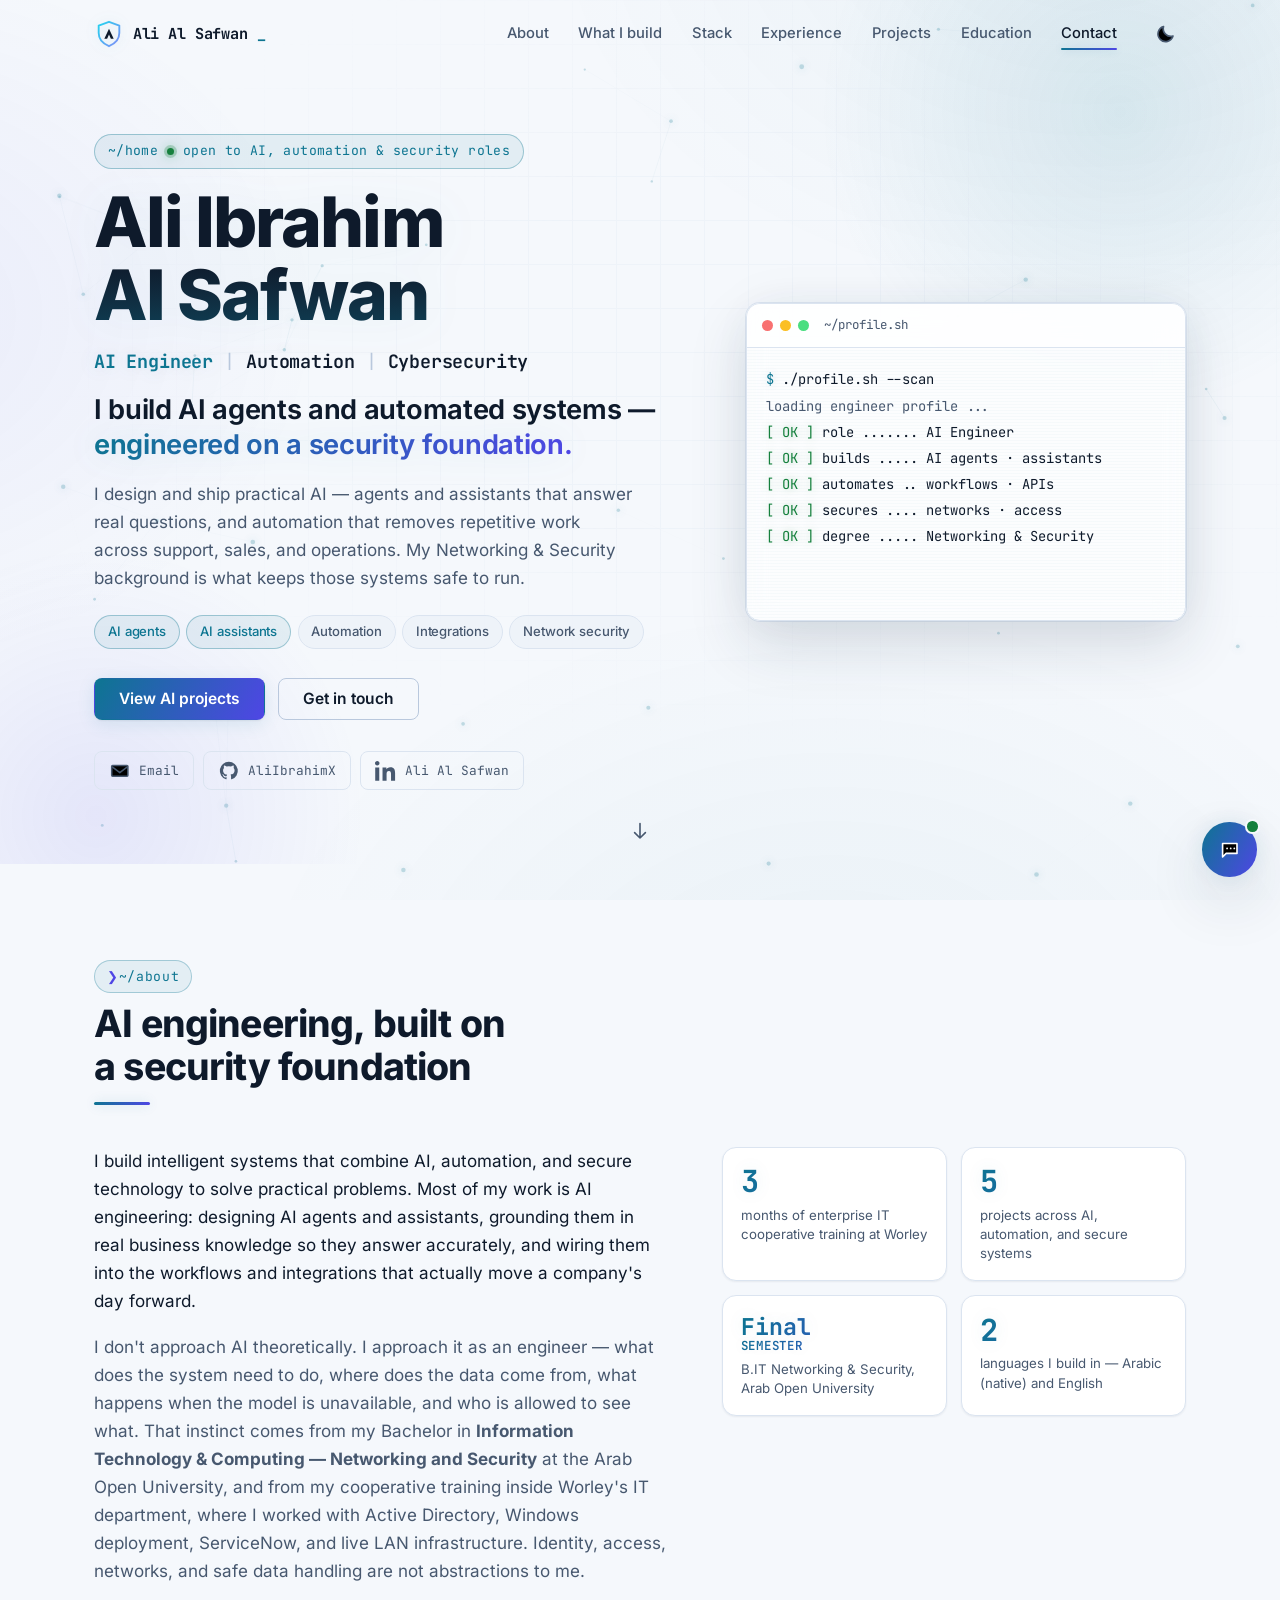
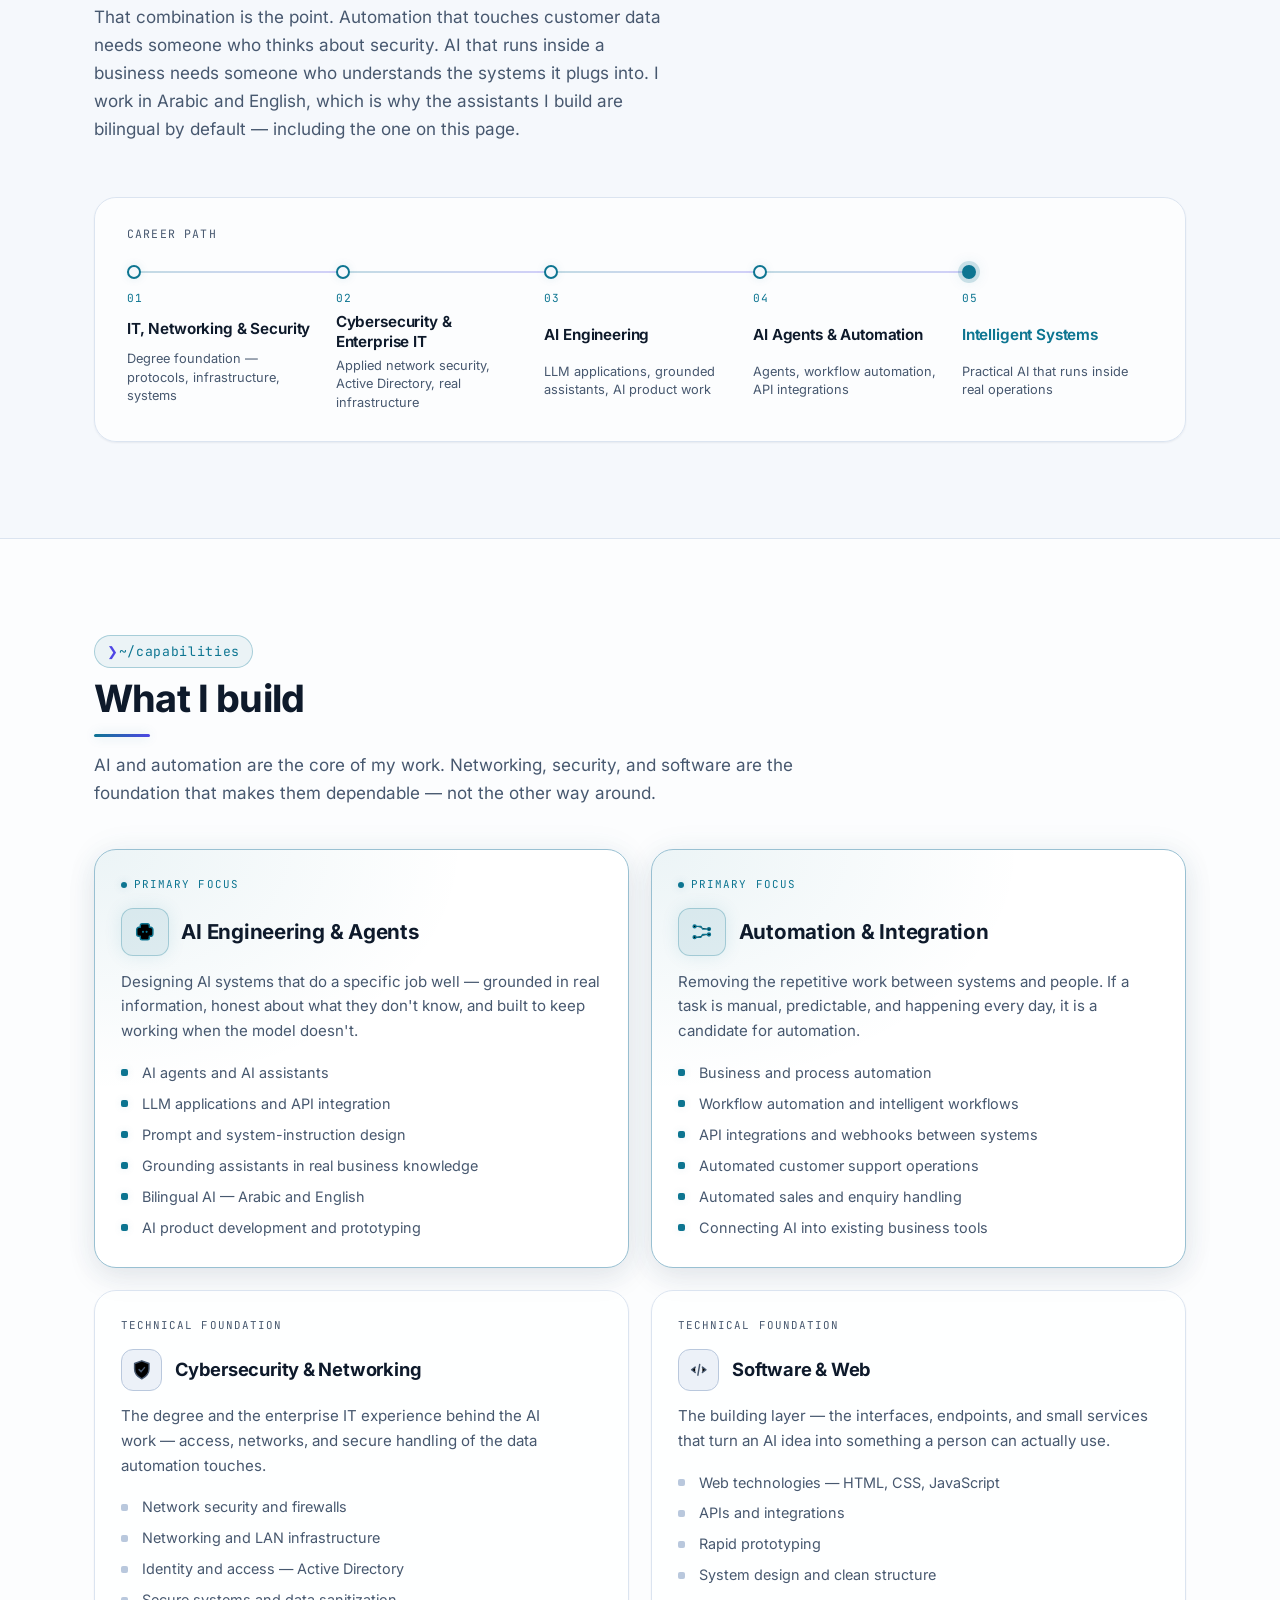
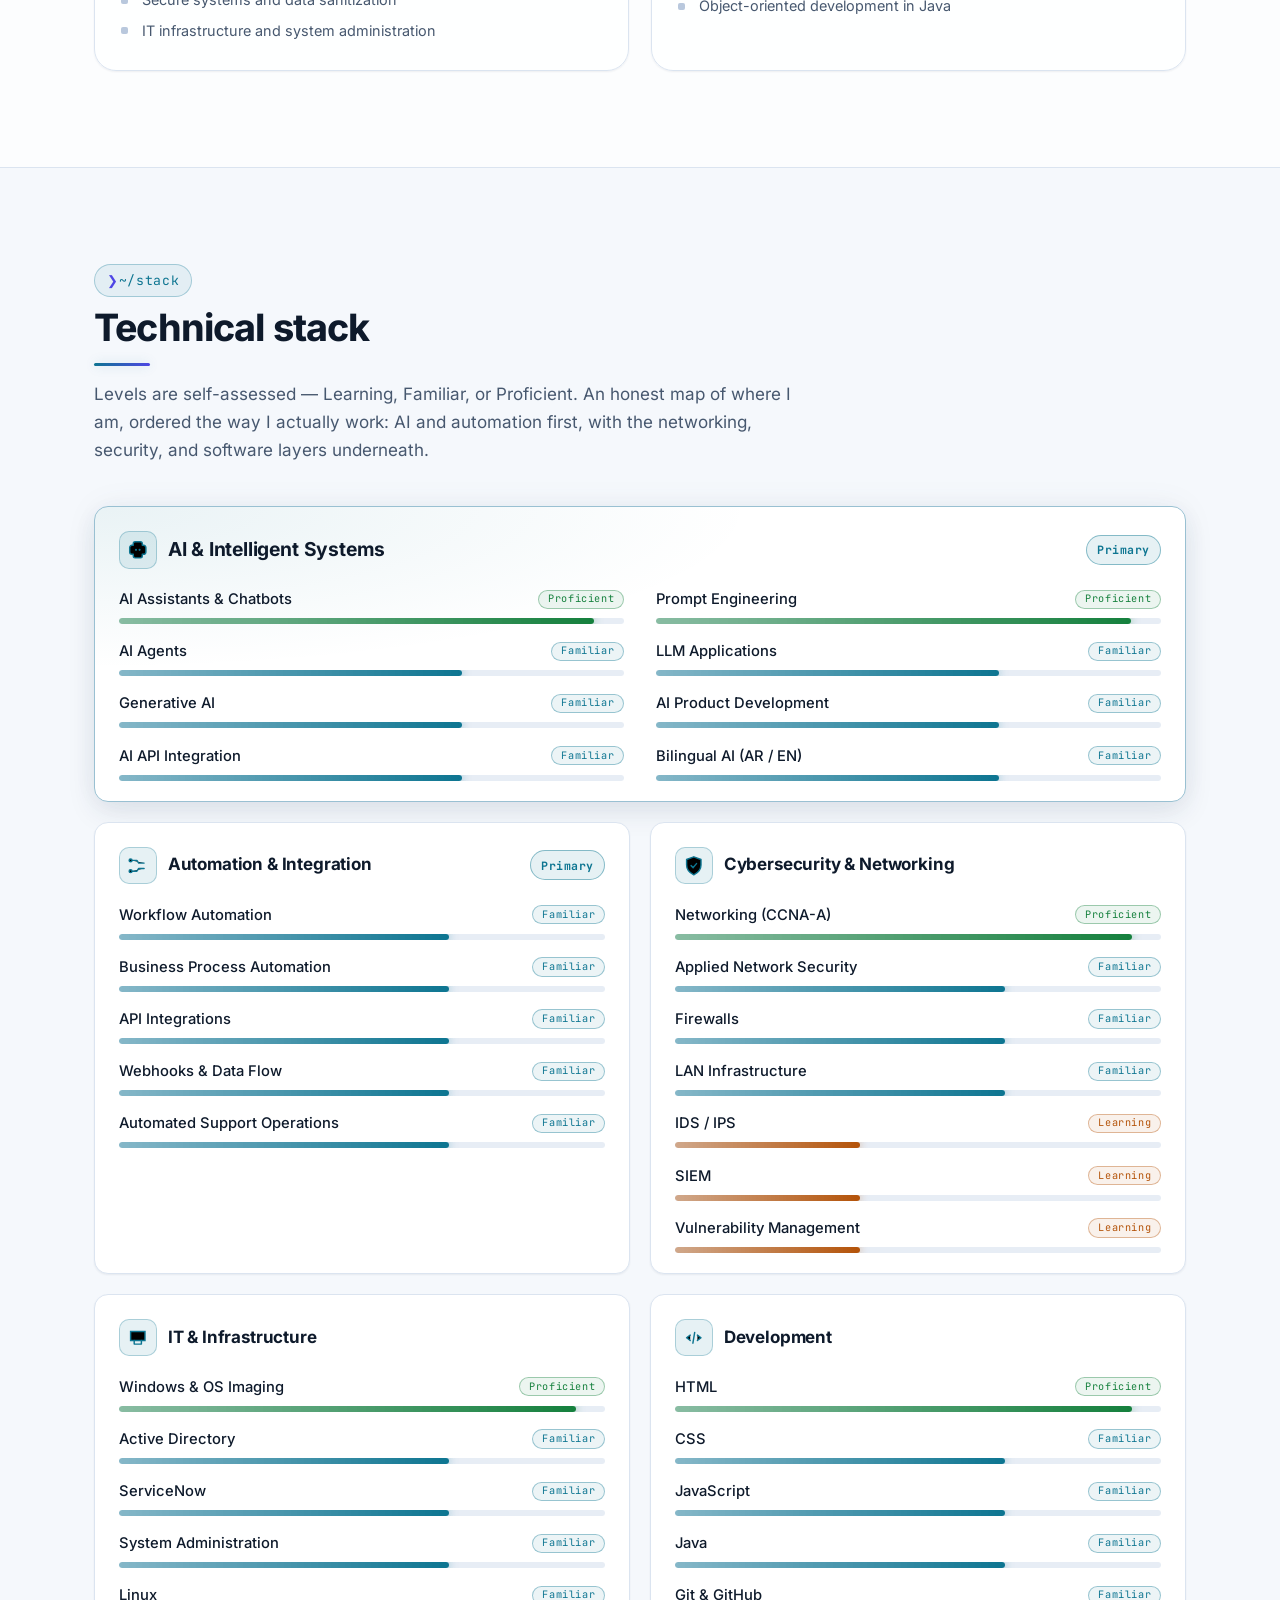
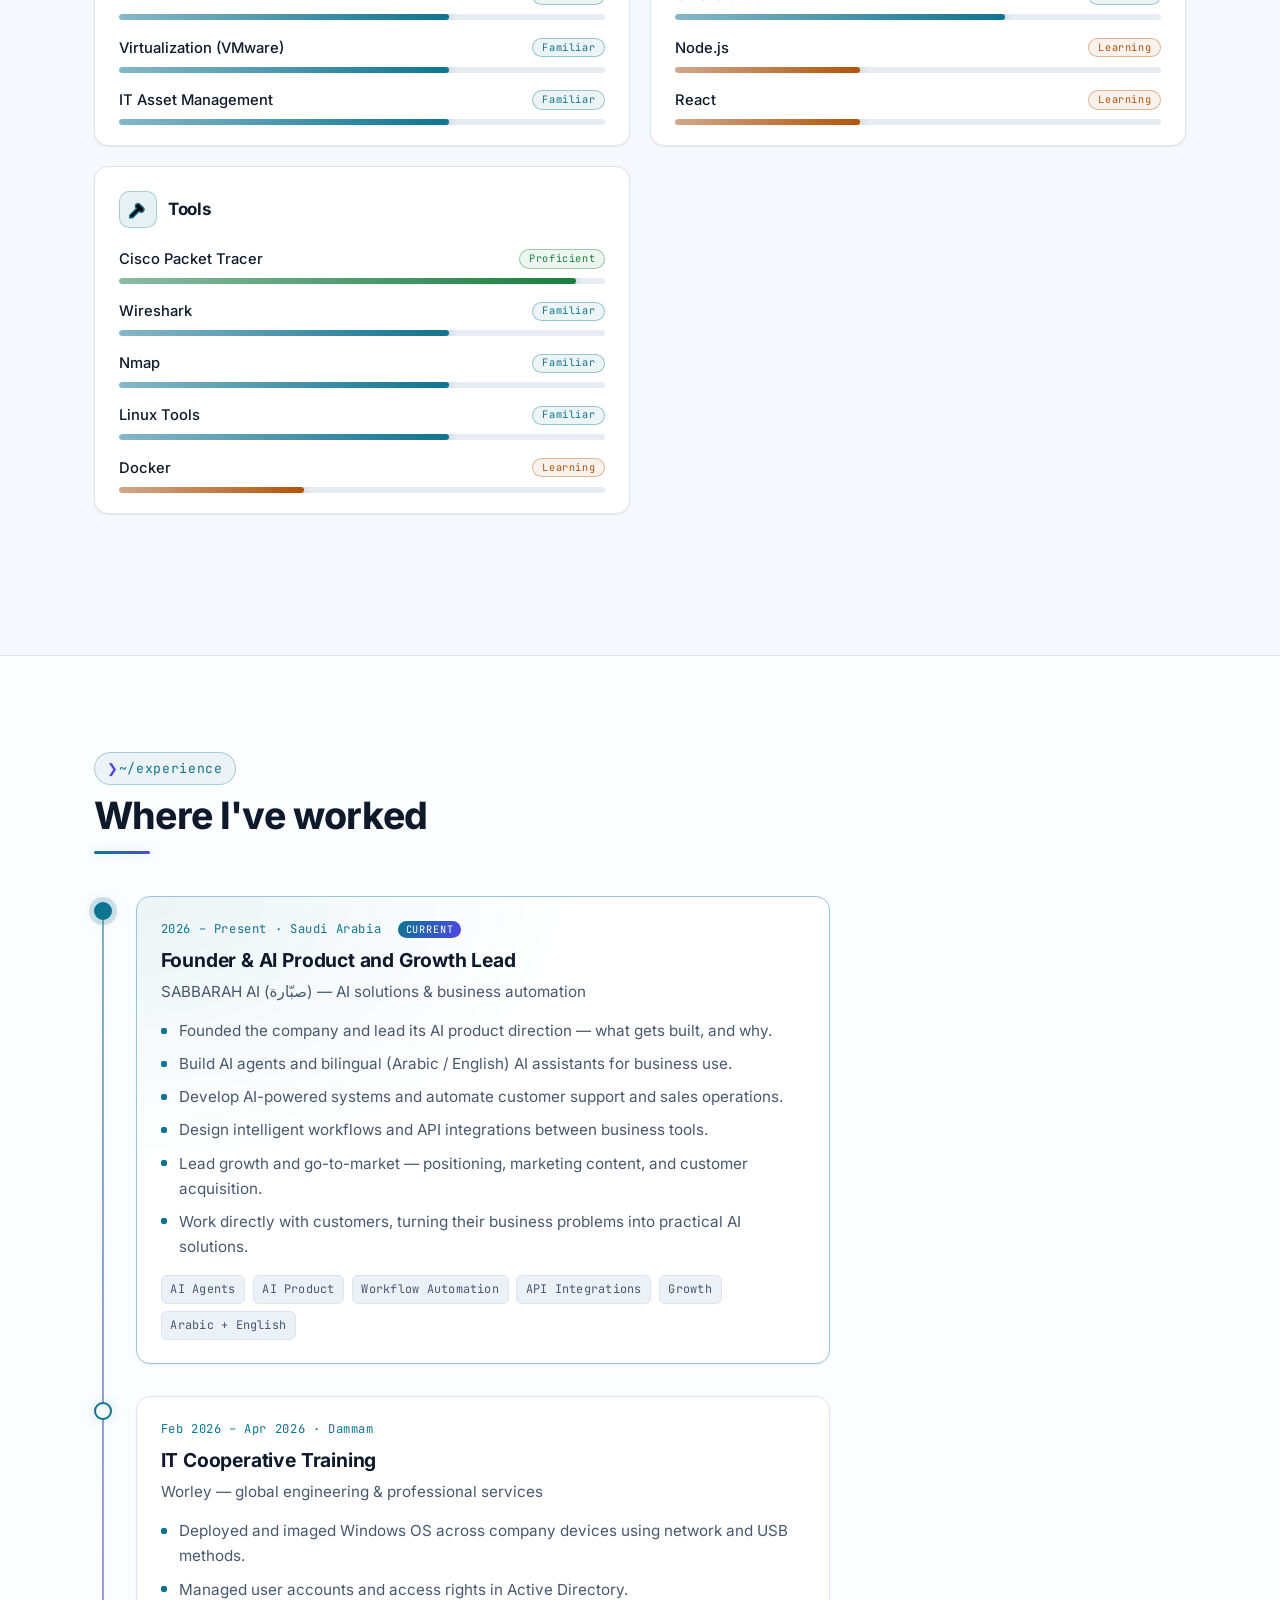
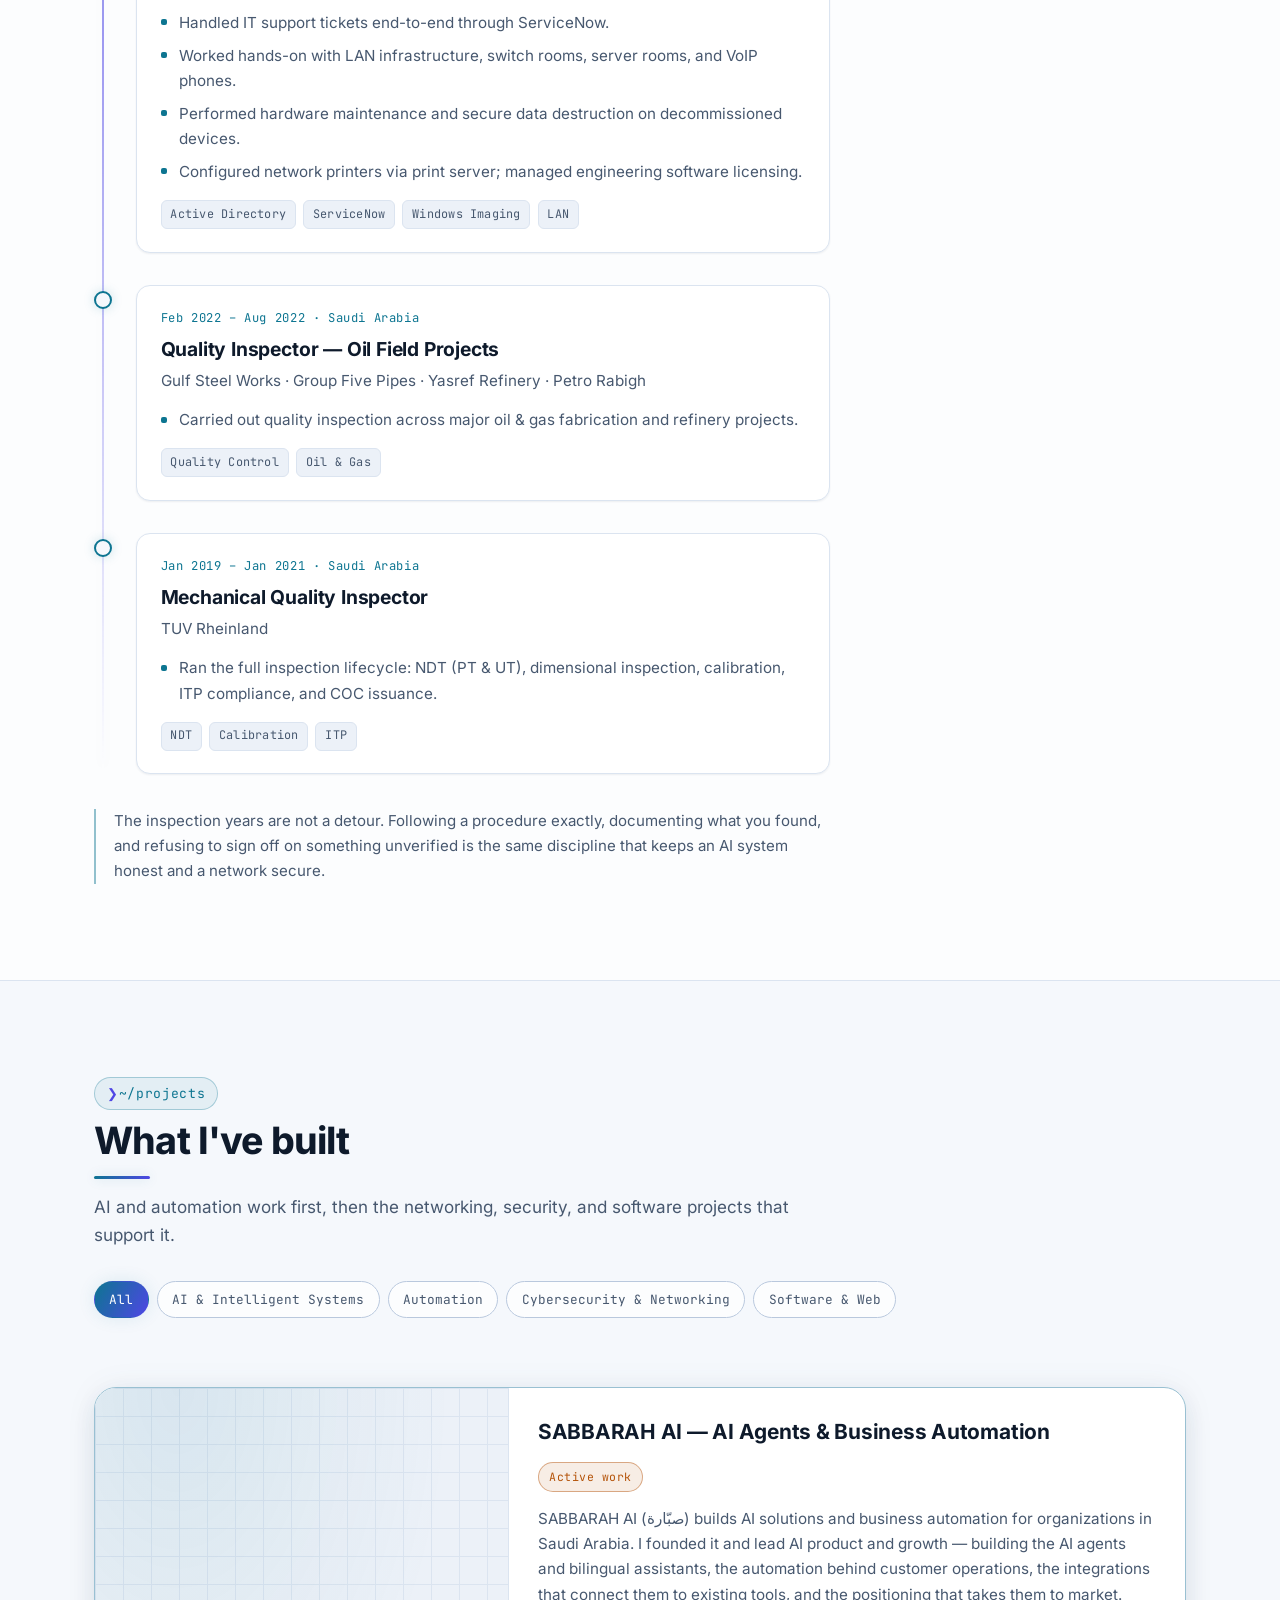
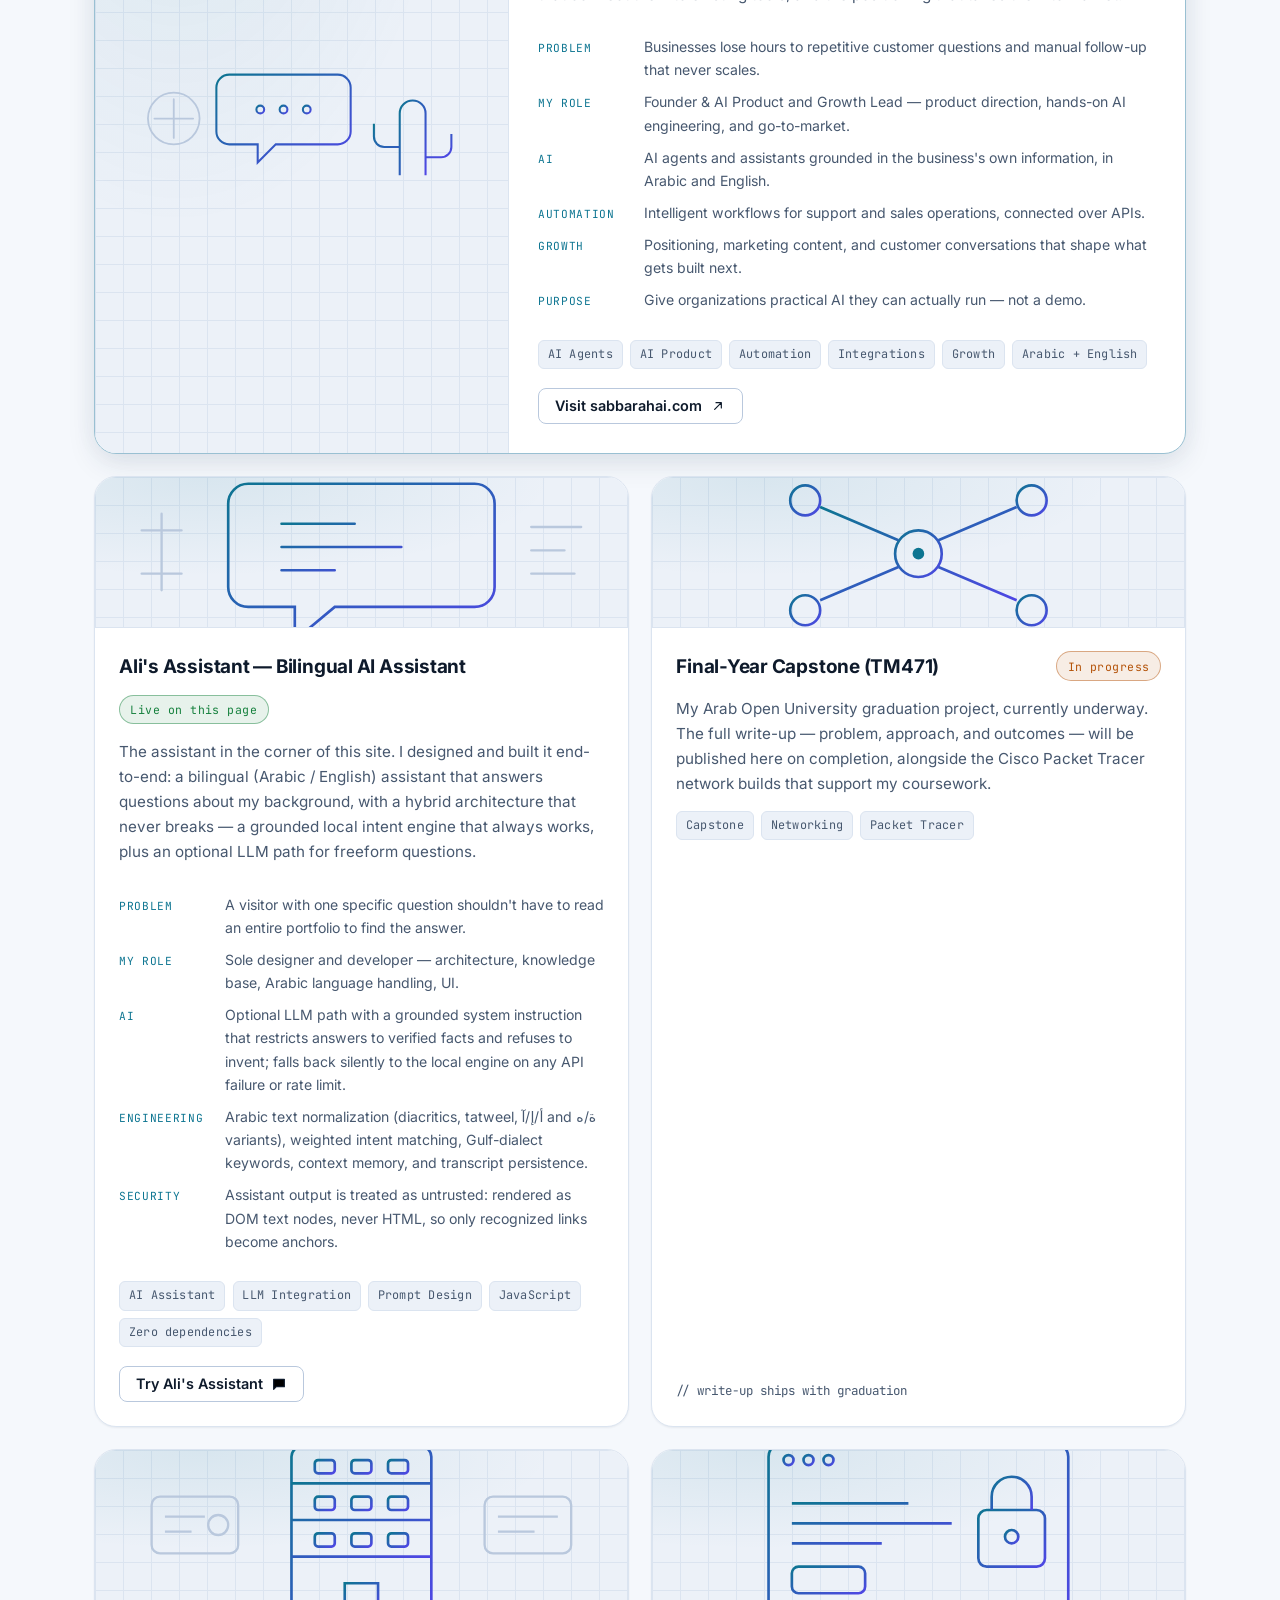
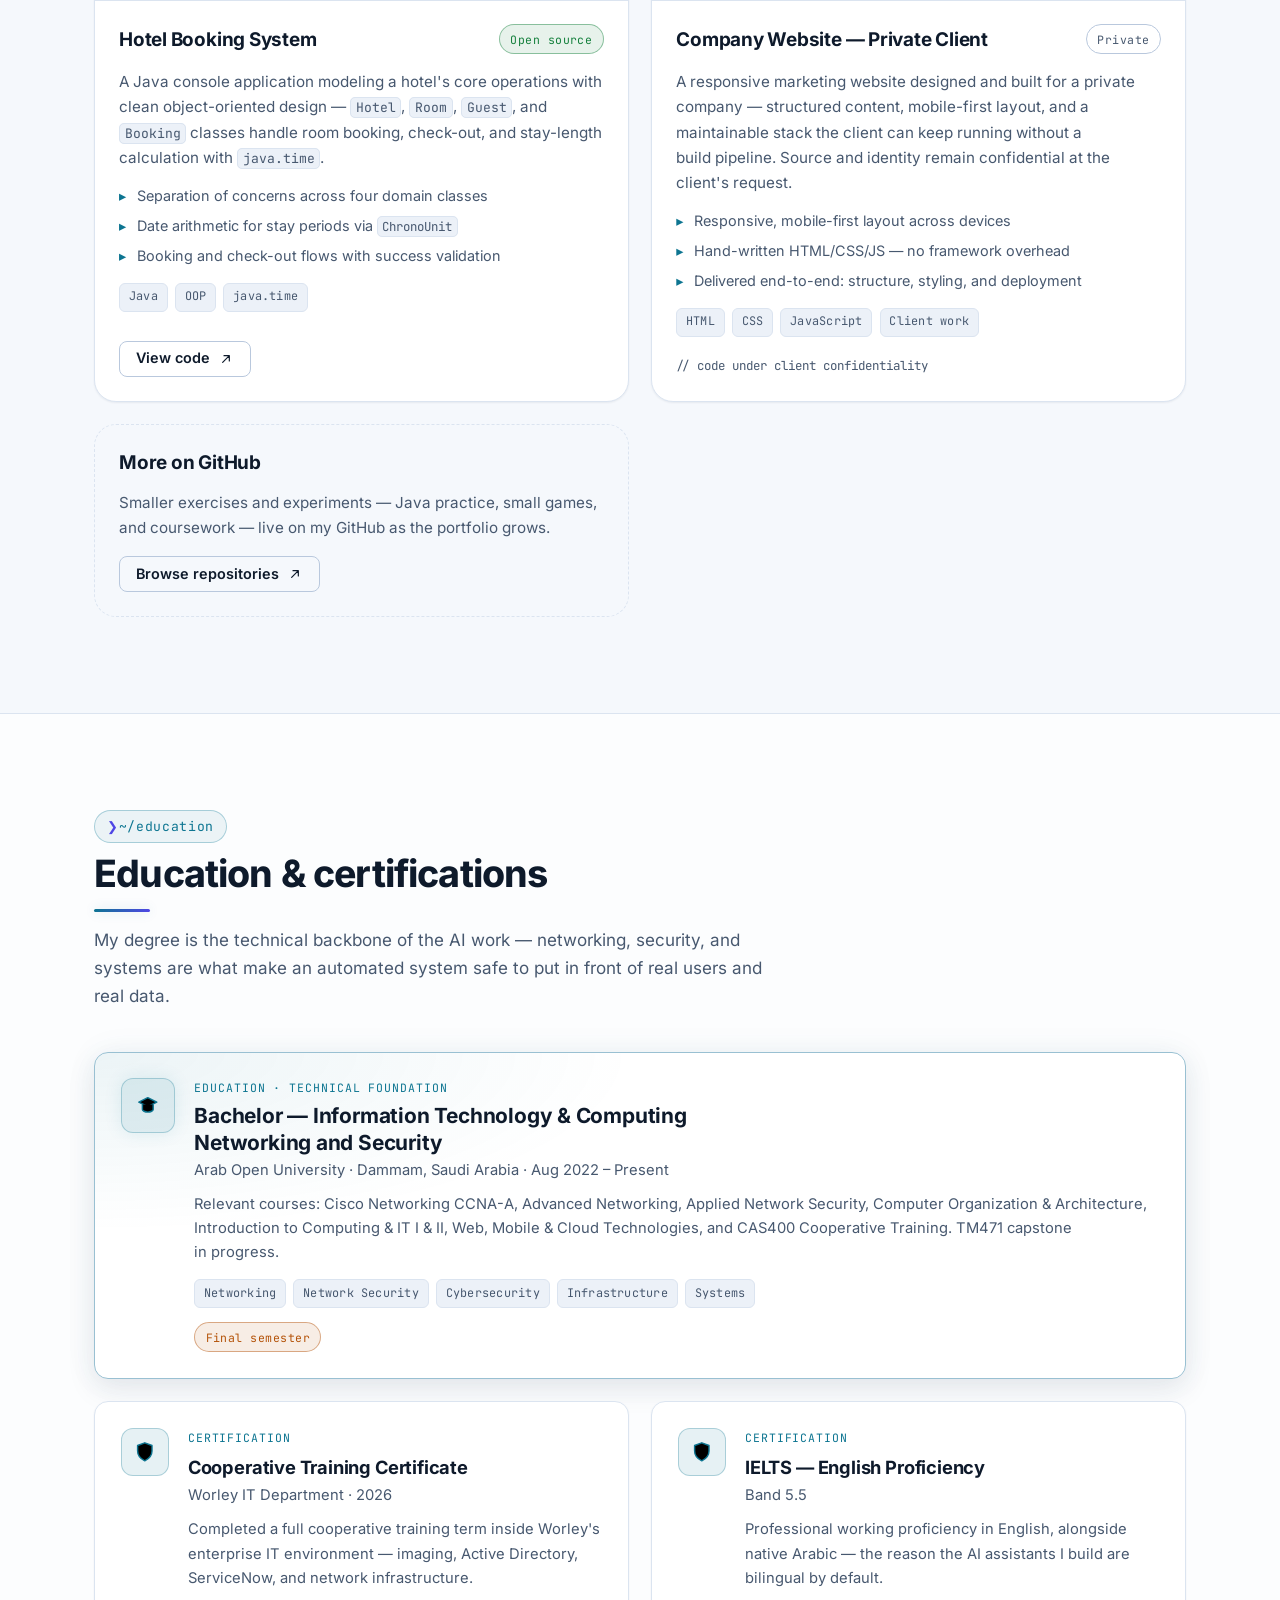
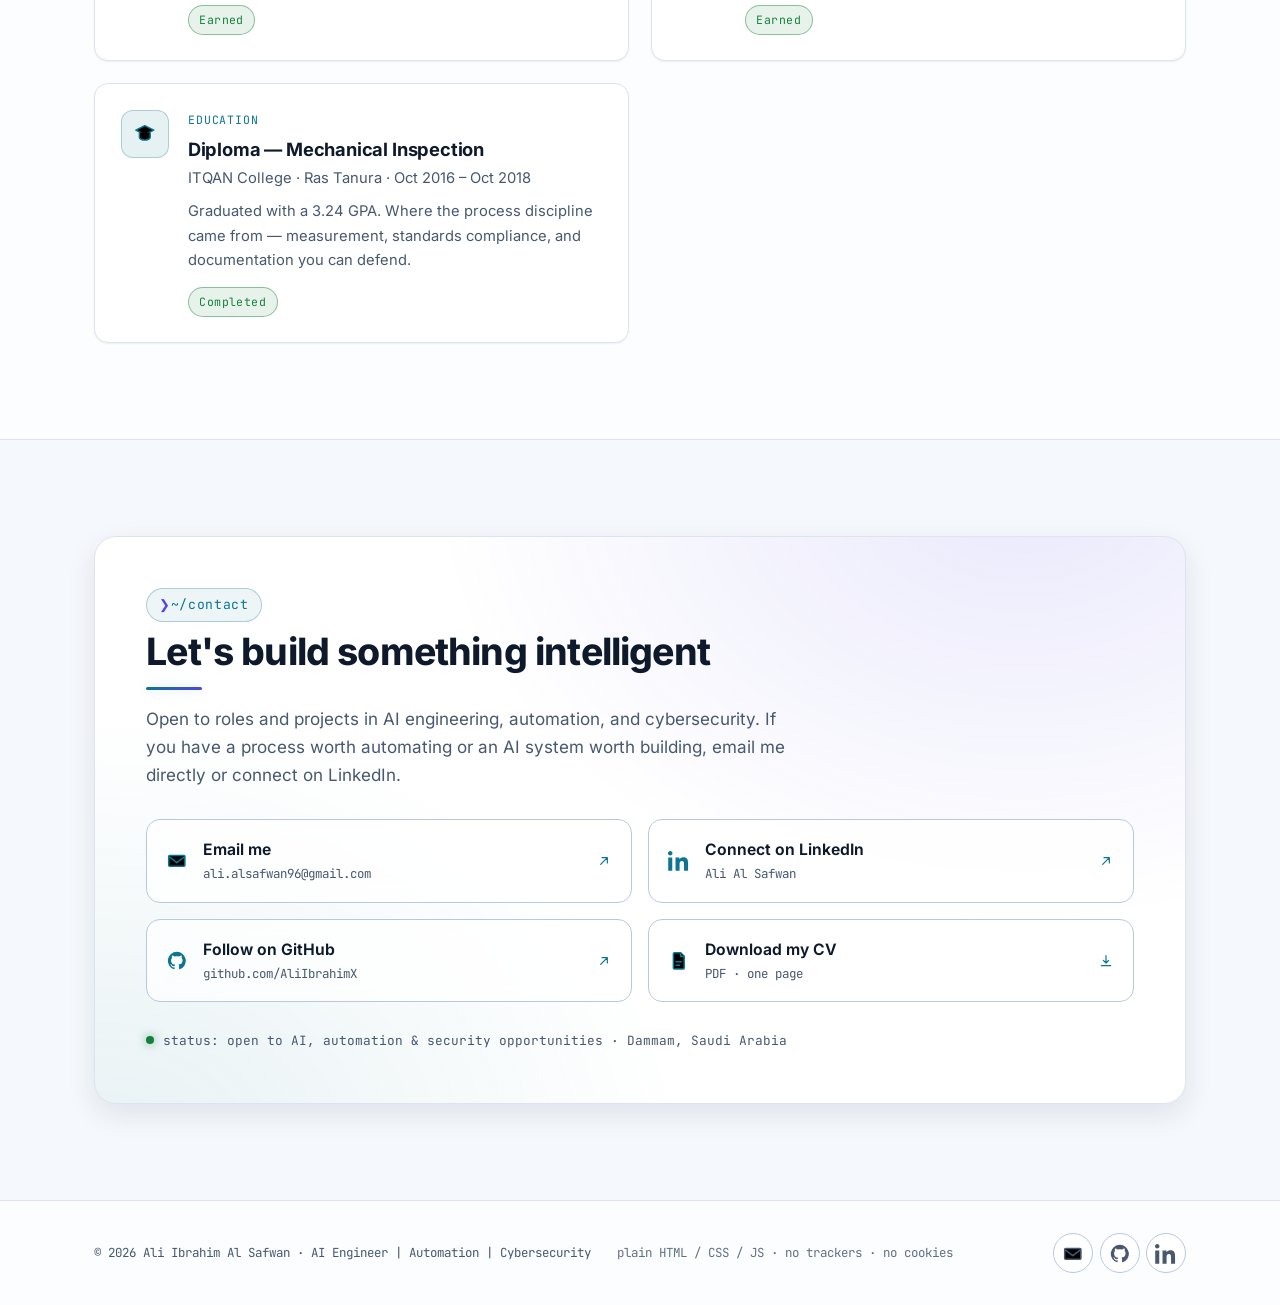
<file: index.html>
<!DOCTYPE html>
<html lang="en">
<head>
  <!-- Theme is applied before first paint to prevent a flash of the wrong scheme -->
  <script>
    (function () {
      var stored = null;
      try { stored = localStorage.getItem('theme'); } catch (e) {}
      var theme = stored || (window.matchMedia('(prefers-color-scheme: light)').matches ? 'light' : 'dark');
      document.documentElement.setAttribute('data-theme', theme);
    })();
  </script>

  <meta charset="UTF-8">
  <meta name="viewport" content="width=device-width, initial-scale=1.0">
  <title data-cms="seo.title">Ali Ibrahim Al Safwan — AI Engineer | Automation | Cybersecurity</title>
  <meta data-cms="seo.description" name="description" content="Ali Ibrahim Al Safwan — AI Engineer building AI agents, LLM assistants, and business automation, on a networking and security foundation. Bachelor in Networking &amp; Security (Arab Open University) with enterprise IT experience from Worley. Based in Dammam, Saudi Arabia.">
  <meta data-cms="seo.author" name="author" content="Ali Ibrahim Al Safwan">
  <meta name="color-scheme" content="dark light">
  <meta data-cms="seo.themeColor" name="theme-color" content="#0a0f1c">
  <link data-cms="seo.canonical" rel="canonical" href="https://aliibrahimx.github.io/">

  <!-- Open Graph -->
  <meta property="og:type" content="website">
  <meta data-cms="seo.ogTitle" property="og:title" content="Ali Ibrahim Al Safwan — AI Engineer | Automation | Cybersecurity">
  <meta data-cms="seo.ogDescription" property="og:description" content="AI Engineer building AI agents, LLM assistants, and business automation — on a networking and security foundation.">
  <meta data-cms="seo.ogUrl" property="og:url" content="https://aliibrahimx.github.io/">
  <meta data-cms="seo.ogSiteName" property="og:site_name" content="Ali Ibrahim Al Safwan">
  <meta data-cms="seo.ogImage" property="og:image" content="https://aliibrahimx.github.io/assets/og-image.png">
  <meta property="og:image:width" content="1200">
  <meta property="og:image:height" content="630">
  <meta data-cms="seo.ogImageAlt" property="og:image:alt" content="Ali Ibrahim Al Safwan — AI Engineer, Automation, Cybersecurity">

  <!-- Twitter -->
  <meta name="twitter:card" content="summary_large_image">
  <meta data-cms="seo.twTitle" name="twitter:title" content="Ali Ibrahim Al Safwan — AI Engineer | Automation | Cybersecurity">
  <meta data-cms="seo.twDescription" name="twitter:description" content="AI Engineer building AI agents, LLM assistants, and business automation — on a networking and security foundation.">
  <meta data-cms="seo.twImage" name="twitter:image" content="https://aliibrahimx.github.io/assets/og-image.png">

  <link rel="icon" href="assets/favicon.svg" type="image/svg+xml">
  <link rel="preload" href="assets/fonts/inter-latin.woff2" as="font" type="font/woff2" crossorigin>
  <link rel="preload" href="assets/fonts/jbmono-latin.woff2" as="font" type="font/woff2" crossorigin>
  <link rel="stylesheet" href="css/styles.css">

  <!-- Structured data -->
  <script data-cms="seo.jsonld" type="application/ld+json">
  {
    "@context": "https://schema.org",
    "@type": "Person",
    "name": "Ali Ibrahim Al Safwan",
    "url": "https://aliibrahimx.github.io/",
    "jobTitle": "AI Engineer",
    "description": "AI Engineer working across AI agents, business automation, and cybersecurity, with a Bachelor in Networking & Security.",
    "email": "mailto:ali.alsafwan96@gmail.com",
    "address": {
      "@type": "PostalAddress",
      "addressLocality": "Dammam",
      "addressRegion": "Eastern Province",
      "addressCountry": "SA"
    },
    "alumniOf": { "@type": "CollegeOrUniversity", "name": "Arab Open University" },
    "knowsLanguage": ["Arabic", "English"],
    "knowsAbout": [
      "AI Engineering", "Artificial Intelligence", "AI Agents", "Generative AI",
      "LLM Applications", "AI Assistants", "Prompt Engineering", "AI Product Development",
      "Business Automation", "Workflow Automation", "Process Automation", "API Integration",
      "Intelligent Systems", "Cybersecurity", "Network Security", "Networking",
      "IT Infrastructure", "Active Directory", "Cisco Networking", "Linux", "Virtualization"
    ],
    "sameAs": [
      "https://github.com/AliIbrahimX",
      "https://www.linkedin.com/in/ali-al-safwan-1019b418b/"
    ]
  }
  </script>
</head>
<body>
  <a class="skip-link" href="#main">Skip to main content</a>
  <div class="scroll-progress" id="scroll-progress" aria-hidden="true"></div>

  <!-- ================= HEADER ================= -->
  <header class="site-header" id="site-header">
    <div class="container header-inner">
      <a href="#home" class="logo" aria-label="Ali Ibrahim Al Safwan — home">
        <span class="logo-mark" aria-hidden="true">
          <svg viewBox="0 0 32 32" width="30" height="30" aria-hidden="true">
            <path d="M16 3 5 7v8c0 6.6 4.5 11.4 11 14 6.5-2.6 11-7.4 11-14V7L16 3Z" fill="none" stroke="url(#hdr-g)" stroke-width="2" stroke-linejoin="round"/>
            <path d="M16 10.5 11 21h3l2-4.6L18 21h3l-5-10.5Z" fill="currentColor"/>
            <defs><linearGradient id="hdr-g" x1="0" y1="0" x2="1" y2="1"><stop offset="0" stop-color="#22d3ee"/><stop offset="1" stop-color="#818cf8"/></linearGradient></defs>
          </svg>
        </span>
        <span class="logo-text"> <span data-cms="header.logo">Ali Al Safwan</span> <span class="logo-cursor" aria-hidden="true">_</span></span>
      </a>

      <nav class="nav" id="primary-nav" aria-label="Primary">
        <ul data-cms="header.nav" class="nav-list">
          <li><a href="#about" class="nav-link">About</a></li>
          <li><a href="#capabilities" class="nav-link">What I build</a></li>
          <li><a href="#stack" class="nav-link">Stack</a></li>
          <li><a href="#experience" class="nav-link">Experience</a></li>
          <li><a href="#projects" class="nav-link">Projects</a></li>
          <li><a href="#credentials" class="nav-link">Education</a></li>
          <li><a href="#contact" class="nav-link">Contact</a></li>
        </ul>
      </nav>

      <div class="header-actions">
        <button type="button" class="icon-btn" id="theme-toggle" aria-label="Switch color theme" aria-pressed="false">
          <svg class="icon icon-sun" viewBox="0 0 24 24" aria-hidden="true"><path d="M12 4V2m0 20v-2M4 12H2m20 0h-2M5.6 5.6 4.2 4.2m15.6 15.6-1.4-1.4M5.6 18.4 4.2 19.8M18.4 5.6l1.4-1.4M12 17a5 5 0 1 0 0-10 5 5 0 0 0 0 10Z" stroke="currentColor" stroke-width="1.8" stroke-linecap="round"/></svg>
          <svg class="icon icon-moon" viewBox="0 0 24 24" aria-hidden="true"><path d="M20 14.5A8.5 8.5 0 0 1 9.5 4a8.5 8.5 0 1 0 10.5 10.5Z" stroke="currentColor" stroke-width="1.8" stroke-linejoin="round"/></svg>
        </button>
        <button type="button" class="icon-btn nav-toggle" id="nav-toggle" aria-label="Open menu" aria-expanded="false" aria-controls="primary-nav">
          <svg class="icon" viewBox="0 0 24 24" aria-hidden="true"><path d="M4 6h16M4 12h16M4 18h16" stroke="currentColor" stroke-width="1.8" stroke-linecap="round"/></svg>
        </button>
      </div>
    </div>
  </header>

  <main id="main">
    <!-- ================= HERO ================= -->
    <section class="hero" id="home" aria-label="Introduction">
      <canvas id="network-canvas" class="hero-canvas" aria-hidden="true"></canvas>
      <div class="hero-grid-bg" aria-hidden="true"></div>

      <div class="container hero-inner">
        <div class="hero-copy">
          <p class="eyebrow mono reveal"><span data-cms="hero.eyebrowPath">~/home</span> <span class="eyebrow-dot" aria-hidden="true"></span> <span data-cms="hero.eyebrow">open to AI, automation &amp; security roles</span></p>
          <h1 data-cms="hero.name" class="hero-name reveal">Ali Ibrahim<br>Al&nbsp;Safwan</h1>

          <!-- The professional headline: the first thing a visitor should read -->
          <p data-cms="hero.roleAria" class="role-line reveal" aria-label="AI Engineer, Automation, Cybersecurity">
            <span data-cms="hero.role1" class="role-part role-part-lead">AI Engineer</span>
            <span class="role-sep" aria-hidden="true">|</span>
            <span data-cms="hero.role2" class="role-part">Automation</span>
            <span class="role-sep" aria-hidden="true">|</span>
            <span data-cms="hero.role3" class="role-part">Cybersecurity</span>
          </p>

          <p data-cms="hero.tagline" class="hero-title reveal">I build AI agents and automated systems —<br><span class="gradient-text">engineered on a security foundation.</span></p>
          <p data-cms="hero.summary" class="hero-summary reveal">
            I design and ship practical AI — agents and assistants that answer real questions,
            and automation that removes repetitive work across support, sales, and operations.
            My Networking &amp; Security background is what keeps those systems safe to run.
          </p>

          <ul data-cms="hero.pills" class="hero-pills reveal" aria-label="Focus areas">
            <li class="hero-pill">AI agents</li>
            <li class="hero-pill">AI assistants</li>
            <li class="hero-pill">Automation</li>
            <li class="hero-pill">Integrations</li>
            <li class="hero-pill">Network security</li>
          </ul>

          <!-- Single call to action here by design; the CV download lives in the Contact section. -->
          <div class="hero-cta reveal">
            <a data-cms="hero.cta1Href" data-cms="hero.cta1Label" href="#projects" class="btn btn-primary">View AI projects</a>
            <a data-cms="hero.cta2Href" data-cms="hero.cta2Label" href="#contact" class="btn btn-outline">Get in touch</a>
          </div>

          <div class="hero-socials reveal">
            <a data-cms="hero.social0Href" href="mailto:ali.alsafwan96@gmail.com" class="social-link" aria-label="Email Ali">
              <svg class="icon" viewBox="0 0 24 24" aria-hidden="true"><path stroke="currentColor" stroke-width="1.7" stroke-linejoin="round" d="M4 6h16a1 1 0 0 1 1 1v10a1 1 0 0 1-1 1H4a1 1 0 0 1-1-1V7a1 1 0 0 1 1-1Z"/><path stroke="currentColor" stroke-width="1.7" stroke-linecap="round" stroke-linejoin="round" d="m4 8 8 6 8-6"/></svg>
              <span data-cms="hero.social0Label" class="mono social-label">Email</span>
            </a>
            <a data-cms="hero.social1Href" href="https://github.com/AliIbrahimX" class="social-link" target="_blank" rel="noopener noreferrer" aria-label="GitHub profile">
              <svg class="icon" viewBox="0 0 24 24" aria-hidden="true"><path fill="currentColor" d="M12 2a10 10 0 0 0-3.16 19.49c.5.1.68-.22.68-.48v-1.7c-2.78.6-3.37-1.34-3.37-1.34-.46-1.16-1.11-1.47-1.11-1.47-.91-.62.07-.6.07-.6 1 .07 1.53 1.03 1.53 1.03.9 1.53 2.36 1.09 2.94.83.09-.65.35-1.09.63-1.34-2.22-.25-4.56-1.11-4.56-4.94 0-1.09.39-1.98 1.03-2.68-.1-.25-.45-1.27.1-2.65 0 0 .84-.27 2.75 1.02a9.4 9.4 0 0 1 5 0c1.91-1.3 2.75-1.02 2.75-1.02.55 1.38.2 2.4.1 2.65.64.7 1.03 1.59 1.03 2.68 0 3.84-2.34 4.68-4.57 4.93.36.31.68.92.68 1.85v2.75c0 .26.18.58.69.48A10 10 0 0 0 12 2Z"/></svg>
              <span data-cms="hero.social1Label" class="mono social-label">AliIbrahimX</span>
            </a>
            <a data-cms="hero.social2Href" href="https://www.linkedin.com/in/ali-al-safwan-1019b418b/" class="social-link" data-linkedin target="_blank" rel="noopener noreferrer" aria-label="LinkedIn profile">
              <svg class="icon" viewBox="0 0 24 24" aria-hidden="true"><path fill="currentColor" d="M4.98 3.5C4.98 4.9 3.9 6 2.5 6S0 4.9 0 3.5 1.1 1 2.5 1s2.48 1.1 2.48 2.5ZM.24 8.25h4.5V23H.24V8.25ZM8.34 8.25h4.31v2.02h.06c.6-1.1 2.06-2.26 4.24-2.26 4.53 0 5.37 2.9 5.37 6.68V23h-4.5v-6.9c0-1.65-.03-3.77-2.3-3.77-2.3 0-2.66 1.8-2.66 3.65V23h-4.5V8.25Z"/></svg>
              <span data-cms="hero.social2Label" class="mono social-label">Ali Al Safwan</span>
            </a>
          </div>
        </div>

        <!-- Signature element: a terminal session that "scans" the owner -->
        <div class="terminal reveal" role="img" aria-label="Stylized terminal running a profile scan: role AI engineer, automation and security; builds AI agents and bilingual LLM assistants; automates workflows, integrations and support operations; foundation is a Networking and Security degree at Arab Open University; enterprise IT experience at Worley from February to April 2026; AI and automation work with SABBARAH AI.">
          <div class="terminal-bar" aria-hidden="true">
            <span class="t-dot t-red"></span><span class="t-dot t-amber"></span><span class="t-dot t-green"></span>
            <span data-cms="hero.terminalTitle" class="terminal-title mono">~/profile.sh</span>
          </div>
          <div class="terminal-body mono" id="terminal-body" aria-hidden="true">
            <!-- Lines are typed by js/main.js; this static fallback shows if JS is off.
                 Both are regenerated together by the admin panel. -->
            <noscript data-cms="hero.terminalNoscript">
              <p>$ ./profile.sh --scan</p>
              <p>[ OK ] role ....... AI Engineer</p>
              <p>[ OK ] builds ..... AI agents · assistants</p>
              <p>[ OK ] automates .. workflows · APIs</p>
              <p>[ OK ] secures .... networks · access</p>
              <p>[ OK ] degree ..... Networking &amp; Security</p>
              <p>[ OK ] worked ..... Worley IT · 2026</p>
              <p>[ OK ] ai work .... SABBARAH AI · صبّارة</p>
              <p>$ deploy ./intelligent-systems</p>
            </noscript>
          </div>
        </div>
      </div>

      <a href="#about" class="scroll-cue" aria-label="Scroll to the About section">
        <svg class="icon" viewBox="0 0 24 24" aria-hidden="true"><path stroke="currentColor" stroke-width="1.8" stroke-linecap="round" d="M12 4v16m0 0-6-6m6 6 6-6"/></svg>
      </a>
    </section>

    <!-- ================= ABOUT ================= -->
    <section class="section" id="about" aria-labelledby="about-heading">
      <div class="container">
        <p data-cms="about.eyebrow" class="section-eyebrow mono reveal">~/about</p>
        <h2 data-cms="about.heading" class="section-title reveal" id="about-heading">AI engineering, built on a security foundation</h2>

        <div class="about-grid">
          <div class="about-copy reveal">
            <p data-cms="about.p1">
              I build intelligent systems that combine AI, automation, and secure technology to
              solve practical problems. Most of my work is AI engineering: designing AI agents and
              assistants, grounding them in real business knowledge so they answer accurately, and
              wiring them into the workflows and integrations that actually move a company's day
              forward.
            </p>
            <p data-cms="about.p2">
              I don't approach AI theoretically. I approach it as an engineer — what does the system
              need to do, where does the data come from, what happens when the model is unavailable,
              and who is allowed to see what. That instinct comes from my Bachelor in
              <strong>Information Technology &amp; Computing — Networking and Security</strong> at
              the Arab Open University, and from my cooperative training inside Worley's IT
              department, where I worked with Active Directory, Windows deployment, ServiceNow, and
              live LAN infrastructure. Identity, access, networks, and safe data handling are not
              abstractions to me.
            </p>
            <p data-cms="about.p3">
              That combination is the point. Automation that touches customer data needs someone who
              thinks about security. AI that runs inside a business needs someone who understands the
              systems it plugs into. I work in Arabic and English, which is why the assistants I
              build are bilingual by default — including the one on this page.
            </p>
          </div>

          <div class="about-stats reveal">
            <div class="stat-tile">
              <span data-cms="about.stat0Count" class="stat-num mono" data-count="3">0</span>
              <span data-cms="about.stat0Label" class="stat-label">months of enterprise IT cooperative training at Worley</span>
            </div>
            <div class="stat-tile">
              <span data-cms="about.stat1Count" class="stat-num mono" data-count="5">0</span>
              <span data-cms="about.stat1Label" class="stat-label">projects across AI, automation, and secure systems</span>
            </div>
            <div class="stat-tile">
              <span data-cms="about.stat2Value" class="stat-num mono stat-final">Final<span class="stat-sub">semester</span></span>
              <span data-cms="about.stat2Label" class="stat-label">B.IT Networking &amp; Security, Arab Open University</span>
            </div>
            <div class="stat-tile">
              <span data-cms="about.stat3Count" class="stat-num mono" data-count="2">0</span>
              <span data-cms="about.stat3Label" class="stat-label">languages I build in — Arabic (native) and English</span>
            </div>
          </div>
        </div>

        <!-- Career progression: how the security foundation became AI engineering -->
        <div class="arc-wrap reveal">
          <p data-cms="about.arcKicker" class="arc-kicker mono">career path</p>
          <ol data-cms="about.arc" class="arc" aria-label="Career progression from IT and networking to intelligent systems">
            <li class="arc-step">
              <span class="arc-dot" aria-hidden="true"></span>
              <span class="arc-index mono">01</span>
              <span class="arc-label">IT, Networking &amp; Security</span>
              <span class="arc-note">Degree foundation — protocols, infrastructure, systems</span>
            </li>
            <li class="arc-step">
              <span class="arc-dot" aria-hidden="true"></span>
              <span class="arc-index mono">02</span>
              <span class="arc-label">Cybersecurity &amp; Enterprise IT</span>
              <span class="arc-note">Applied network security, Active Directory, real infrastructure</span>
            </li>
            <li class="arc-step">
              <span class="arc-dot" aria-hidden="true"></span>
              <span class="arc-index mono">03</span>
              <span class="arc-label">AI Engineering</span>
              <span class="arc-note">LLM applications, grounded assistants, AI product work</span>
            </li>
            <li class="arc-step">
              <span class="arc-dot" aria-hidden="true"></span>
              <span class="arc-index mono">04</span>
              <span class="arc-label">AI Agents &amp; Automation</span>
              <span class="arc-note">Agents, workflow automation, API integrations</span>
            </li>
            <li class="arc-step arc-step-now">
              <span class="arc-dot" aria-hidden="true"></span>
              <span class="arc-index mono">05</span>
              <span class="arc-label">Intelligent Systems</span>
              <span class="arc-note">Practical AI that runs inside real operations</span>
            </li>
          </ol>
        </div>
      </div>
    </section>

    <!-- ================= CAPABILITIES ================= -->
    <section class="section section-alt" id="capabilities" aria-labelledby="capabilities-heading">
      <div class="container">
        <p data-cms="caps.eyebrow" class="section-eyebrow mono reveal">~/capabilities</p>
        <h2 data-cms="caps.heading" class="section-title reveal" id="capabilities-heading">What I build</h2>
        <p data-cms="caps.lead" class="section-lead reveal">
          AI and automation are the core of my work. Networking, security, and software are the
          foundation that makes them dependable — not the other way around.
        </p>

        <div class="cap-grid">
          <article class="cap-card cap-primary reveal">
            <p class="cap-rank mono"><span class="cap-rank-dot" aria-hidden="true"></span> <span data-cms="caps.card0Rank">Primary focus</span> </p>
            <div class="cap-head">
              <span class="cap-icon" aria-hidden="true">
                <svg class="icon" viewBox="0 0 24 24"><path stroke="currentColor" stroke-width="1.6" stroke-linejoin="round" d="M9 3h6a2 2 0 0 1 2 2v2h1.5A2.5 2.5 0 0 1 21 9.5v5a2.5 2.5 0 0 1-2.5 2.5H17v2a2 2 0 0 1-2 2H9a2 2 0 0 1-2-2v-2H5.5A2.5 2.5 0 0 1 3 14.5v-5A2.5 2.5 0 0 1 5.5 7H7V5a2 2 0 0 1 2-2Z"/><circle cx="10" cy="12" r="1.2" fill="currentColor"/><circle cx="14" cy="12" r="1.2" fill="currentColor"/></svg>
              </span>
              <h3 data-cms="caps.card0Title" class="cap-title">AI Engineering &amp; Agents</h3>
            </div>
            <p data-cms="caps.card0Desc" class="cap-desc">
              Designing AI systems that do a specific job well — grounded in real information,
              honest about what they don't know, and built to keep working when the model doesn't.
            </p>
            <ul data-cms="caps.card0List" class="cap-list">
              <li>AI agents and AI assistants</li>
              <li>LLM applications and API integration</li>
              <li>Prompt and system-instruction design</li>
              <li>Grounding assistants in real business knowledge</li>
              <li>Bilingual AI — Arabic and English</li>
              <li>AI product development and prototyping</li>
            </ul>
          </article>

          <article class="cap-card cap-primary reveal">
            <p class="cap-rank mono"><span class="cap-rank-dot" aria-hidden="true"></span> <span data-cms="caps.card1Rank">Primary focus</span> </p>
            <div class="cap-head">
              <span class="cap-icon" aria-hidden="true">
                <svg class="icon" viewBox="0 0 24 24"><path stroke="currentColor" stroke-width="1.6" stroke-linecap="round" stroke-linejoin="round" d="M5 6h6l2 3h6"/><path stroke="currentColor" stroke-width="1.6" stroke-linecap="round" stroke-linejoin="round" d="M5 18h6l2-3h6"/><circle cx="4" cy="6" r="1.6" stroke="currentColor" stroke-width="1.6"/><circle cx="4" cy="18" r="1.6" stroke="currentColor" stroke-width="1.6"/><circle cx="20" cy="9" r="1.6" stroke="currentColor" stroke-width="1.6"/><circle cx="20" cy="15" r="1.6" stroke="currentColor" stroke-width="1.6"/></svg>
              </span>
              <h3 data-cms="caps.card1Title" class="cap-title">Automation &amp; Integration</h3>
            </div>
            <p data-cms="caps.card1Desc" class="cap-desc">
              Removing the repetitive work between systems and people. If a task is manual,
              predictable, and happening every day, it is a candidate for automation.
            </p>
            <ul data-cms="caps.card1List" class="cap-list">
              <li>Business and process automation</li>
              <li>Workflow automation and intelligent workflows</li>
              <li>API integrations and webhooks between systems</li>
              <li>Automated customer support operations</li>
              <li>Automated sales and enquiry handling</li>
              <li>Connecting AI into existing business tools</li>
            </ul>
          </article>

          <article class="cap-card cap-secondary reveal">
            <p class="cap-rank mono"> <span data-cms="caps.card2Rank">Technical foundation</span> </p>
            <div class="cap-head">
              <span class="cap-icon" aria-hidden="true">
                <svg class="icon" viewBox="0 0 24 24"><path stroke="currentColor" stroke-width="1.6" stroke-linejoin="round" d="M12 2 4 5v6c0 5 3.4 8.7 8 11 4.6-2.3 8-6 8-11V5l-8-3Z"/><path stroke="currentColor" stroke-width="1.6" stroke-linecap="round" d="m9 11.8 2.2 2.2L15 9.6"/></svg>
              </span>
              <h3 data-cms="caps.card2Title" class="cap-title">Cybersecurity &amp; Networking</h3>
            </div>
            <p data-cms="caps.card2Desc" class="cap-desc">
              The degree and the enterprise IT experience behind the AI work — access, networks,
              and secure handling of the data automation touches.
            </p>
            <ul data-cms="caps.card2List" class="cap-list">
              <li>Network security and firewalls</li>
              <li>Networking and LAN infrastructure</li>
              <li>Identity and access — Active Directory</li>
              <li>Secure systems and data sanitization</li>
              <li>IT infrastructure and system administration</li>
            </ul>
          </article>

          <article class="cap-card cap-secondary reveal">
            <p class="cap-rank mono"> <span data-cms="caps.card3Rank">Technical foundation</span> </p>
            <div class="cap-head">
              <span class="cap-icon" aria-hidden="true">
                <svg class="icon" viewBox="0 0 24 24"><path stroke="currentColor" stroke-width="1.6" stroke-linecap="round" stroke-linejoin="round" d="m8 9-4 3 4 3M16 9l4 3-4 3m-3-9-2 12"/></svg>
              </span>
              <h3 data-cms="caps.card3Title" class="cap-title">Software &amp; Web</h3>
            </div>
            <p data-cms="caps.card3Desc" class="cap-desc">
              The building layer — the interfaces, endpoints, and small services that turn an AI
              idea into something a person can actually use.
            </p>
            <ul data-cms="caps.card3List" class="cap-list">
              <li>Web technologies — HTML, CSS, JavaScript</li>
              <li>APIs and integrations</li>
              <li>Rapid prototyping</li>
              <li>System design and clean structure</li>
              <li>Object-oriented development in Java</li>
            </ul>
          </article>
        </div>
      </div>
    </section>

    <!-- ================= STACK ================= -->
    <section class="section" id="stack" aria-labelledby="stack-heading">
      <div class="container">
        <p data-cms="stack.eyebrow" class="section-eyebrow mono reveal">~/stack</p>
        <h2 data-cms="stack.heading" class="section-title reveal" id="stack-heading">Technical stack</h2>
        <p data-cms="stack.lead" class="section-lead reveal">
          Levels are self-assessed — Learning, Familiar, or Proficient. An honest map of where I
          am, ordered the way I actually work: AI and automation first, with the networking,
          security, and software layers underneath.
        </p>

        <div class="skills-grid">
          <!-- Featured: AI is the primary capability, not a peer of HTML -->
          <div class="skill-card skill-card-featured reveal">
            <div class="skill-featured-head">
              <h3 class="skill-card-title">
                <span class="skill-card-icon" aria-hidden="true"><svg class="icon" viewBox="0 0 24 24"><path stroke="currentColor" stroke-width="1.6" stroke-linejoin="round" d="M9 3h6a2 2 0 0 1 2 2v2h1.5A2.5 2.5 0 0 1 21 9.5v5a2.5 2.5 0 0 1-2.5 2.5H17v2a2 2 0 0 1-2 2H9a2 2 0 0 1-2-2v-2H5.5A2.5 2.5 0 0 1 3 14.5v-5A2.5 2.5 0 0 1 5.5 7H7V5a2 2 0 0 1 2-2Z"/><circle cx="10" cy="12" r="1.2" fill="currentColor"/><circle cx="14" cy="12" r="1.2" fill="currentColor"/></svg></span>
                 <span data-cms="stack.card0Title">AI &amp; Intelligent Systems</span> 
              </h3>
              <span class="badge badge-focus mono">Primary</span>
            </div>
            <ul data-cms="stack.card0Items" class="skill-list skill-list-2col">
              <li class="skill-item" data-level="proficient"><span class="skill-name">AI Assistants &amp; Chatbots</span><span class="skill-meter" aria-hidden="true"><i></i><i></i><i></i></span><span class="skill-tier mono">Proficient</span></li>
              <li class="skill-item" data-level="proficient"><span class="skill-name">Prompt Engineering</span><span class="skill-meter" aria-hidden="true"><i></i><i></i><i></i></span><span class="skill-tier mono">Proficient</span></li>
              <li class="skill-item" data-level="familiar"><span class="skill-name">AI Agents</span><span class="skill-meter" aria-hidden="true"><i></i><i></i><i></i></span><span class="skill-tier mono">Familiar</span></li>
              <li class="skill-item" data-level="familiar"><span class="skill-name">LLM Applications</span><span class="skill-meter" aria-hidden="true"><i></i><i></i><i></i></span><span class="skill-tier mono">Familiar</span></li>
              <li class="skill-item" data-level="familiar"><span class="skill-name">Generative AI</span><span class="skill-meter" aria-hidden="true"><i></i><i></i><i></i></span><span class="skill-tier mono">Familiar</span></li>
              <li class="skill-item" data-level="familiar"><span class="skill-name">AI Product Development</span><span class="skill-meter" aria-hidden="true"><i></i><i></i><i></i></span><span class="skill-tier mono">Familiar</span></li>
              <li class="skill-item" data-level="familiar"><span class="skill-name">AI API Integration</span><span class="skill-meter" aria-hidden="true"><i></i><i></i><i></i></span><span class="skill-tier mono">Familiar</span></li>
              <li class="skill-item" data-level="familiar"><span class="skill-name">Bilingual AI (AR / EN)</span><span class="skill-meter" aria-hidden="true"><i></i><i></i><i></i></span><span class="skill-tier mono">Familiar</span></li>
            </ul>
          </div>

          <div class="skill-card reveal">
            <div class="skill-featured-head">
              <h3 class="skill-card-title">
                <span class="skill-card-icon" aria-hidden="true"><svg class="icon" viewBox="0 0 24 24"><path stroke="currentColor" stroke-width="1.6" stroke-linecap="round" stroke-linejoin="round" d="M5 6h6l2 3h6M5 18h6l2-3h6"/><circle cx="4" cy="6" r="1.6" stroke="currentColor" stroke-width="1.6"/><circle cx="4" cy="18" r="1.6" stroke="currentColor" stroke-width="1.6"/></svg></span>
                 <span data-cms="stack.card1Title">Automation &amp; Integration</span> 
              </h3>
              <span class="badge badge-focus mono">Primary</span>
            </div>
            <ul data-cms="stack.card1Items" class="skill-list">
              <li class="skill-item" data-level="familiar"><span class="skill-name">Workflow Automation</span><span class="skill-meter" aria-hidden="true"><i></i><i></i><i></i></span><span class="skill-tier mono">Familiar</span></li>
              <li class="skill-item" data-level="familiar"><span class="skill-name">Business Process Automation</span><span class="skill-meter" aria-hidden="true"><i></i><i></i><i></i></span><span class="skill-tier mono">Familiar</span></li>
              <li class="skill-item" data-level="familiar"><span class="skill-name">API Integrations</span><span class="skill-meter" aria-hidden="true"><i></i><i></i><i></i></span><span class="skill-tier mono">Familiar</span></li>
              <li class="skill-item" data-level="familiar"><span class="skill-name">Webhooks &amp; Data Flow</span><span class="skill-meter" aria-hidden="true"><i></i><i></i><i></i></span><span class="skill-tier mono">Familiar</span></li>
              <li class="skill-item" data-level="familiar"><span class="skill-name">Automated Support Operations</span><span class="skill-meter" aria-hidden="true"><i></i><i></i><i></i></span><span class="skill-tier mono">Familiar</span></li>
            </ul>
          </div>

          <div class="skill-card reveal">
            <h3 class="skill-card-title">
              <span class="skill-card-icon" aria-hidden="true"><svg class="icon" viewBox="0 0 24 24"><path stroke="currentColor" stroke-width="1.6" stroke-linejoin="round" d="M12 2 4 5v6c0 5 3.4 8.7 8 11 4.6-2.3 8-6 8-11V5l-8-3Z"/><path stroke="currentColor" stroke-width="1.6" stroke-linecap="round" d="m9 11.8 2.2 2.2L15 9.6"/></svg></span>
               <span data-cms="stack.card2Title">Cybersecurity &amp; Networking</span> 
            </h3>
            <ul data-cms="stack.card2Items" class="skill-list">
              <li class="skill-item" data-level="proficient"><span class="skill-name">Networking (CCNA-A)</span><span class="skill-meter" aria-hidden="true"><i></i><i></i><i></i></span><span class="skill-tier mono">Proficient</span></li>
              <li class="skill-item" data-level="familiar"><span class="skill-name">Applied Network Security</span><span class="skill-meter" aria-hidden="true"><i></i><i></i><i></i></span><span class="skill-tier mono">Familiar</span></li>
              <li class="skill-item" data-level="familiar"><span class="skill-name">Firewalls</span><span class="skill-meter" aria-hidden="true"><i></i><i></i><i></i></span><span class="skill-tier mono">Familiar</span></li>
              <li class="skill-item" data-level="familiar"><span class="skill-name">LAN Infrastructure</span><span class="skill-meter" aria-hidden="true"><i></i><i></i><i></i></span><span class="skill-tier mono">Familiar</span></li>
              <li class="skill-item" data-level="learning"><span class="skill-name">IDS / IPS</span><span class="skill-meter" aria-hidden="true"><i></i><i></i><i></i></span><span class="skill-tier mono">Learning</span></li>
              <li class="skill-item" data-level="learning"><span class="skill-name">SIEM</span><span class="skill-meter" aria-hidden="true"><i></i><i></i><i></i></span><span class="skill-tier mono">Learning</span></li>
              <li class="skill-item" data-level="learning"><span class="skill-name">Vulnerability Management</span><span class="skill-meter" aria-hidden="true"><i></i><i></i><i></i></span><span class="skill-tier mono">Learning</span></li>
            </ul>
          </div>

          <div class="skill-card reveal">
            <h3 class="skill-card-title">
              <span class="skill-card-icon" aria-hidden="true"><svg class="icon" viewBox="0 0 24 24"><path stroke="currentColor" stroke-width="1.6" d="M4 5h16v10H4z"/><path stroke="currentColor" stroke-width="1.6" stroke-linecap="round" d="M9 19h6M8 15v4M16 15v4"/></svg></span>
               <span data-cms="stack.card3Title">IT &amp; Infrastructure</span> 
            </h3>
            <ul data-cms="stack.card3Items" class="skill-list">
              <li class="skill-item" data-level="proficient"><span class="skill-name">Windows &amp; OS Imaging</span><span class="skill-meter" aria-hidden="true"><i></i><i></i><i></i></span><span class="skill-tier mono">Proficient</span></li>
              <li class="skill-item" data-level="familiar"><span class="skill-name">Active Directory</span><span class="skill-meter" aria-hidden="true"><i></i><i></i><i></i></span><span class="skill-tier mono">Familiar</span></li>
              <li class="skill-item" data-level="familiar"><span class="skill-name">ServiceNow</span><span class="skill-meter" aria-hidden="true"><i></i><i></i><i></i></span><span class="skill-tier mono">Familiar</span></li>
              <li class="skill-item" data-level="familiar"><span class="skill-name">System Administration</span><span class="skill-meter" aria-hidden="true"><i></i><i></i><i></i></span><span class="skill-tier mono">Familiar</span></li>
              <li class="skill-item" data-level="familiar"><span class="skill-name">Linux</span><span class="skill-meter" aria-hidden="true"><i></i><i></i><i></i></span><span class="skill-tier mono">Familiar</span></li>
              <li class="skill-item" data-level="familiar"><span class="skill-name">Virtualization (VMware)</span><span class="skill-meter" aria-hidden="true"><i></i><i></i><i></i></span><span class="skill-tier mono">Familiar</span></li>
              <li class="skill-item" data-level="familiar"><span class="skill-name">IT Asset Management</span><span class="skill-meter" aria-hidden="true"><i></i><i></i><i></i></span><span class="skill-tier mono">Familiar</span></li>
            </ul>
          </div>

          <div class="skill-card reveal">
            <h3 class="skill-card-title">
              <span class="skill-card-icon" aria-hidden="true"><svg class="icon" viewBox="0 0 24 24"><path stroke="currentColor" stroke-width="1.6" stroke-linecap="round" stroke-linejoin="round" d="m8 9-4 3 4 3M16 9l4 3-4 3m-3-9-2 12"/></svg></span>
               <span data-cms="stack.card4Title">Development</span> 
            </h3>
            <ul data-cms="stack.card4Items" class="skill-list">
              <li class="skill-item" data-level="proficient"><span class="skill-name">HTML</span><span class="skill-meter" aria-hidden="true"><i></i><i></i><i></i></span><span class="skill-tier mono">Proficient</span></li>
              <li class="skill-item" data-level="familiar"><span class="skill-name">CSS</span><span class="skill-meter" aria-hidden="true"><i></i><i></i><i></i></span><span class="skill-tier mono">Familiar</span></li>
              <li class="skill-item" data-level="familiar"><span class="skill-name">JavaScript</span><span class="skill-meter" aria-hidden="true"><i></i><i></i><i></i></span><span class="skill-tier mono">Familiar</span></li>
              <li class="skill-item" data-level="familiar"><span class="skill-name">Java</span><span class="skill-meter" aria-hidden="true"><i></i><i></i><i></i></span><span class="skill-tier mono">Familiar</span></li>
              <li class="skill-item" data-level="familiar"><span class="skill-name">Git &amp; GitHub</span><span class="skill-meter" aria-hidden="true"><i></i><i></i><i></i></span><span class="skill-tier mono">Familiar</span></li>
              <li class="skill-item" data-level="learning"><span class="skill-name">Node.js</span><span class="skill-meter" aria-hidden="true"><i></i><i></i><i></i></span><span class="skill-tier mono">Learning</span></li>
              <li class="skill-item" data-level="learning"><span class="skill-name">React</span><span class="skill-meter" aria-hidden="true"><i></i><i></i><i></i></span><span class="skill-tier mono">Learning</span></li>
            </ul>
          </div>

          <div class="skill-card reveal">
            <h3 class="skill-card-title">
              <span class="skill-card-icon" aria-hidden="true"><svg class="icon" viewBox="0 0 24 24"><path stroke="currentColor" stroke-width="1.6" stroke-linecap="round" stroke-linejoin="round" d="M14.7 6.3a3 3 0 1 0-4.2 4.2L3 18v3h3l7.5-7.5a3 3 0 1 0 4.2-4.2Z"/></svg></span>
               <span data-cms="stack.card5Title">Tools</span> 
            </h3>
            <ul data-cms="stack.card5Items" class="skill-list">
              <li class="skill-item" data-level="proficient"><span class="skill-name">Cisco Packet Tracer</span><span class="skill-meter" aria-hidden="true"><i></i><i></i><i></i></span><span class="skill-tier mono">Proficient</span></li>
              <li class="skill-item" data-level="familiar"><span class="skill-name">Wireshark</span><span class="skill-meter" aria-hidden="true"><i></i><i></i><i></i></span><span class="skill-tier mono">Familiar</span></li>
              <li class="skill-item" data-level="familiar"><span class="skill-name">Nmap</span><span class="skill-meter" aria-hidden="true"><i></i><i></i><i></i></span><span class="skill-tier mono">Familiar</span></li>
              <li class="skill-item" data-level="familiar"><span class="skill-name">Linux Tools</span><span class="skill-meter" aria-hidden="true"><i></i><i></i><i></i></span><span class="skill-tier mono">Familiar</span></li>
              <li class="skill-item" data-level="learning"><span class="skill-name">Docker</span><span class="skill-meter" aria-hidden="true"><i></i><i></i><i></i></span><span class="skill-tier mono">Learning</span></li>
            </ul>
          </div>
        </div>

        <p class="skill-legend mono reveal" aria-hidden="true">
          <span><i class="legend-dot" data-level="learning"></i>Learning</span>
          <span><i class="legend-dot" data-level="familiar"></i>Familiar</span>
          <span><i class="legend-dot" data-level="proficient"></i>Proficient</span>
        </p>
      </div>
    </section>

    <!-- ================= EXPERIENCE ================= -->
    <section class="section section-alt" id="experience" aria-labelledby="experience-heading">
      <div class="container">
        <p data-cms="exp.eyebrow" class="section-eyebrow mono reveal">~/experience</p>
        <h2 data-cms="exp.heading" class="section-title reveal" id="experience-heading">Where I've worked</h2>

        <ol class="timeline">
          <li class="timeline-item reveal">
            <div class="timeline-marker timeline-marker-now" aria-hidden="true"></div>
            <div class="timeline-card timeline-card-current">
              <p class="timeline-date mono"> <span data-cms="exp.item0Date">2026 – Present · Saudi Arabia</span>  <span class="timeline-now mono">current</span></p>
              <h3 data-cms="exp.item0Role" class="timeline-role">Founder &amp; AI Product and Growth Lead</h3>
              <p data-cms="exp.item0Org" class="timeline-org">SABBARAH AI (صبّارة) — AI solutions &amp; business automation</p>
              <ul data-cms="exp.item0List" class="timeline-list">
                <li>Founded the company and lead its AI product direction — what gets built, and why.</li>
                <li>Build AI agents and bilingual (Arabic / English) AI assistants for business use.</li>
                <li>Develop AI-powered systems and automate customer support and sales operations.</li>
                <li>Design intelligent workflows and API integrations between business tools.</li>
                <li>Lead growth and go-to-market — positioning, marketing content, and customer acquisition.</li>
                <li>Work directly with customers, turning their business problems into practical AI solutions.</li>
              </ul>
              <div data-cms="exp.item0Tags" class="tag-row">
                <span class="tag mono">AI Agents</span>
                <span class="tag mono">AI Product</span>
                <span class="tag mono">Workflow Automation</span>
                <span class="tag mono">API Integrations</span>
                <span class="tag mono">Growth</span>
                <span class="tag mono">Arabic + English</span>
              </div>
            </div>
          </li>

          <li class="timeline-item reveal">
            <div class="timeline-marker" aria-hidden="true"></div>
            <div class="timeline-card">
              <p class="timeline-date mono"> <span data-cms="exp.item1Date">Feb 2026 – Apr 2026 · Dammam</span> </p>
              <h3 data-cms="exp.item1Role" class="timeline-role">IT Cooperative Training</h3>
              <p data-cms="exp.item1Org" class="timeline-org">Worley — global engineering &amp; professional services</p>
              <ul data-cms="exp.item1List" class="timeline-list">
                <li>Deployed and imaged Windows OS across company devices using network and USB methods.</li>
                <li>Managed user accounts and access rights in Active Directory.</li>
                <li>Handled IT support tickets end-to-end through ServiceNow.</li>
                <li>Worked hands-on with LAN infrastructure, switch rooms, server rooms, and VoIP phones.</li>
                <li>Performed hardware maintenance and secure data destruction on decommissioned devices.</li>
                <li>Configured network printers via print server; managed engineering software licensing.</li>
              </ul>
              <div data-cms="exp.item1Tags" class="tag-row">
                <span class="tag mono">Active Directory</span>
                <span class="tag mono">ServiceNow</span>
                <span class="tag mono">Windows Imaging</span>
                <span class="tag mono">LAN</span>
              </div>
            </div>
          </li>

          <li class="timeline-item reveal">
            <div class="timeline-marker" aria-hidden="true"></div>
            <div class="timeline-card">
              <p class="timeline-date mono"> <span data-cms="exp.item2Date">Feb 2022 – Aug 2022 · Saudi Arabia</span> </p>
              <h3 data-cms="exp.item2Role" class="timeline-role">Quality Inspector — Oil Field Projects</h3>
              <p data-cms="exp.item2Org" class="timeline-org">Gulf Steel Works · Group Five Pipes · Yasref Refinery · Petro Rabigh</p>
              <ul data-cms="exp.item2List" class="timeline-list">
                <li>Carried out quality inspection across major oil &amp; gas fabrication and refinery projects.</li>
              </ul>
              <div data-cms="exp.item2Tags" class="tag-row">
                <span class="tag mono">Quality Control</span>
                <span class="tag mono">Oil &amp; Gas</span>
              </div>
            </div>
          </li>

          <li class="timeline-item reveal">
            <div class="timeline-marker" aria-hidden="true"></div>
            <div class="timeline-card">
              <p class="timeline-date mono"> <span data-cms="exp.item3Date">Jan 2019 – Jan 2021 · Saudi Arabia</span> </p>
              <h3 data-cms="exp.item3Role" class="timeline-role">Mechanical Quality Inspector</h3>
              <p data-cms="exp.item3Org" class="timeline-org">TUV Rheinland</p>
              <ul data-cms="exp.item3List" class="timeline-list">
                <li>Ran the full inspection lifecycle: NDT (PT &amp; UT), dimensional inspection, calibration, ITP compliance, and COC issuance.</li>
              </ul>
              <div data-cms="exp.item3Tags" class="tag-row">
                <span class="tag mono">NDT</span>
                <span class="tag mono">Calibration</span>
                <span class="tag mono">ITP</span>
              </div>
            </div>
          </li>
        </ol>

        <p data-cms="exp.note" class="timeline-note reveal">
          The inspection years are not a detour. Following a procedure exactly, documenting what you
          found, and refusing to sign off on something unverified is the same discipline that keeps
          an AI system honest and a network secure.
        </p>
      </div>
    </section>

    <!-- ================= PROJECTS ================= -->
    <section class="section" id="projects" aria-labelledby="projects-heading">
      <div class="container">
        <p data-cms="projects.eyebrow" class="section-eyebrow mono reveal">~/projects</p>
        <h2 data-cms="projects.heading" class="section-title reveal" id="projects-heading">What I've built</h2>
        <p data-cms="projects.lead" class="section-lead reveal">
          AI and automation work first, then the networking, security, and software projects that
          support it.
        </p>

        <div class="filter-bar reveal" role="group" aria-label="Filter projects by area">
          <button data-cms="projects.filter0" type="button" class="filter-chip mono is-active" data-filter="all" aria-pressed="true">All</button>
          <button data-cms="projects.filter1" type="button" class="filter-chip mono" data-filter="ai" aria-pressed="false">AI &amp; Intelligent Systems</button>
          <button data-cms="projects.filter2" type="button" class="filter-chip mono" data-filter="automation" aria-pressed="false">Automation</button>
          <button data-cms="projects.filter3" type="button" class="filter-chip mono" data-filter="security" aria-pressed="false">Cybersecurity &amp; Networking</button>
          <button data-cms="projects.filter4" type="button" class="filter-chip mono" data-filter="software" aria-pressed="false">Software &amp; Web</button>
        </div>
        <p class="filter-status mono reveal" id="filter-status" role="status" aria-live="polite"></p>

        <div class="projects-grid" id="projects-grid">
          <!-- SABBARAH AI — the flagship AI work -->
          <article data-cms="projects.card0Cat" class="project-card project-card-featured reveal" data-cat="ai automation">
            <div class="project-art" aria-hidden="true">
              <svg viewBox="0 0 320 150" preserveAspectRatio="xMidYMid slice">
                <defs><linearGradient id="pa0" x1="0" y1="0" x2="1" y2="1"><stop offset="0" stop-color="var(--accent)"/><stop offset="1" stop-color="var(--accent-2)"/></linearGradient></defs>
                <g fill="none" stroke="url(#pa0)" stroke-width="1.6">
                  <path d="M104 40h84a10 10 0 0 1 10 10v34a10 10 0 0 1-10 10h-48l-14 14v-14h-22a10 10 0 0 1-10-10V50a10 10 0 0 1 10-10Z"/>
                  <circle cx="128" cy="67" r="3"/><circle cx="146" cy="67" r="3"/><circle cx="164" cy="67" r="3"/>
                </g>
                <g fill="none" stroke="url(#pa0)" stroke-width="1.6">
                  <path d="M236 118V70a10 10 0 0 1 20 0v48"/>
                  <path d="M236 96h-12a8 8 0 0 1-8-8V78m40 26h12a8 8 0 0 0 8-8V86"/>
                </g>
                <g fill="none" stroke="var(--border-strong)" stroke-width="1.4">
                  <path d="M46 74h30M61 59v30" stroke-linecap="round"/>
                  <circle cx="61" cy="74" r="20"/>
                </g>
              </svg>
            </div>
            <div class="project-body">
              <div class="project-top">
                <h3 data-cms="projects.card0Title" class="project-title">SABBARAH AI — AI Agents &amp; Business Automation</h3>
                <span data-cms="projects.card0Badge" class="badge badge-progress mono">Active work</span>
              </div>
              <p data-cms="projects.card0Desc" class="project-desc">
                SABBARAH AI (صبّارة) builds AI solutions and business automation for organizations in
                Saudi Arabia. I founded it and lead AI product and growth — building the AI agents
                and bilingual assistants, the automation behind customer operations, the integrations
                that connect them to existing tools, and the positioning that takes them to market.
              </p>
              <dl data-cms="projects.card0Meta" class="project-meta">
                <div><dt>Problem</dt><dd>Businesses lose hours to repetitive customer questions and manual follow-up that never scales.</dd></div>
                <div><dt>My role</dt><dd>Founder &amp; AI Product and Growth Lead — product direction, hands-on AI engineering, and go-to-market.</dd></div>
                <div><dt>AI</dt><dd>AI agents and assistants grounded in the business's own information, in Arabic and English.</dd></div>
                <div><dt>Automation</dt><dd>Intelligent workflows for support and sales operations, connected over APIs.</dd></div>
                <div><dt>Growth</dt><dd>Positioning, marketing content, and customer conversations that shape what gets built next.</dd></div>
                <div><dt>Purpose</dt><dd>Give organizations practical AI they can actually run — not a demo.</dd></div>
              </dl>
              <div data-cms="projects.card0Tags" class="tag-row">
                <span class="tag mono">AI Agents</span><span class="tag mono">AI Product</span><span class="tag mono">Automation</span><span class="tag mono">Integrations</span><span class="tag mono">Growth</span><span class="tag mono">Arabic + English</span>
              </div>
              <div class="project-links">
                <a data-cms="projects.card0LinkHref" href="https://sabbarahai.com" class="btn btn-outline btn-sm" target="_blank" rel="noopener noreferrer">
                  Visit sabbarahai.com
                  <svg class="icon icon-sm" viewBox="0 0 24 24" aria-hidden="true"><path stroke="currentColor" stroke-width="1.8" stroke-linecap="round" stroke-linejoin="round" d="M7 17 17 7m0 0H9m8 0v8"/></svg>
                </a>
              </div>
            </div>
          </article>

          <!-- Ali's Assistant — a real, inspectable AI build -->
          <article data-cms="projects.card1Cat" class="project-card reveal" data-cat="ai software">
            <div class="project-art" aria-hidden="true">
              <svg viewBox="0 0 320 150" preserveAspectRatio="xMidYMid slice">
                <defs><linearGradient id="pa4" x1="0" y1="0" x2="1" y2="1"><stop offset="0" stop-color="var(--accent)"/><stop offset="1" stop-color="var(--accent-2)"/></linearGradient></defs>
                <g fill="none" stroke="url(#pa4)" stroke-width="1.6">
                  <path d="M92 34h136a12 12 0 0 1 12 12v50a12 12 0 0 1-12 12h-84l-24 20v-20h-28a12 12 0 0 1-12-12V46a12 12 0 0 1 12-12Z"/>
                </g>
                <g fill="none" stroke="url(#pa4)" stroke-width="1.5" stroke-linecap="round">
                  <path d="M112 58h44M112 72h72M112 86h32"/>
                </g>
                <g fill="none" stroke="var(--border-strong)" stroke-width="1.4">
                  <path d="M262 60h30M262 74h20M262 88h26" stroke-linecap="round"/>
                  <path d="M40 52v46M28 62h24M28 88h24" stroke-linecap="round"/>
                </g>
              </svg>
            </div>
            <div class="project-body">
              <div class="project-top">
                <h3 data-cms="projects.card1Title" class="project-title">Ali's Assistant — Bilingual AI Assistant</h3>
                <span data-cms="projects.card1Badge" class="badge badge-live mono">Live on this page</span>
              </div>
              <p data-cms="projects.card1Desc" class="project-desc">
                The assistant in the corner of this site. I designed and built it end-to-end: a
                bilingual (Arabic / English) assistant that answers questions about my background,
                with a hybrid architecture that never breaks — a grounded local intent engine that
                always works, plus an optional LLM path for freeform questions.
              </p>
              <dl data-cms="projects.card1Meta" class="project-meta">
                <div><dt>Problem</dt><dd>A visitor with one specific question shouldn't have to read an entire portfolio to find the answer.</dd></div>
                <div><dt>My role</dt><dd>Sole designer and developer — architecture, knowledge base, Arabic language handling, UI.</dd></div>
                <div><dt>AI</dt><dd>Optional LLM path with a grounded system instruction that restricts answers to verified facts and refuses to invent; falls back silently to the local engine on any API failure or rate limit.</dd></div>
                <div><dt>Engineering</dt><dd>Arabic text normalization (diacritics, tatweel, أ/إ/آ and ة/ه variants), weighted intent matching, Gulf-dialect keywords, context memory, and transcript persistence.</dd></div>
                <div><dt>Security</dt><dd>Assistant output is treated as untrusted: rendered as DOM text nodes, never HTML, so only recognized links become anchors.</dd></div>
              </dl>
              <div data-cms="projects.card1Tags" class="tag-row">
                <span class="tag mono">AI Assistant</span><span class="tag mono">LLM Integration</span><span class="tag mono">Prompt Design</span><span class="tag mono">JavaScript</span><span class="tag mono">Zero dependencies</span>
              </div>
              <div class="project-links">
                <button type="button" class="btn btn-outline btn-sm" data-open-chat>
                  Try Ali's Assistant
                  <svg class="icon icon-sm" viewBox="0 0 24 24" aria-hidden="true"><path stroke="currentColor" stroke-width="1.8" stroke-linecap="round" stroke-linejoin="round" d="M4 5h16v11H8l-4 4V5Z"/></svg>
                </button>
              </div>
            </div>
          </article>

          <!-- Capstone -->
          <article data-cms="projects.card2Cat" class="project-card reveal" data-cat="security">
            <div class="project-art" aria-hidden="true">
              <svg viewBox="0 0 320 150" preserveAspectRatio="xMidYMid slice">
                <defs><linearGradient id="pa3" x1="0" y1="0" x2="1" y2="1"><stop offset="0" stop-color="var(--accent)"/><stop offset="1" stop-color="var(--accent-2)"/></linearGradient></defs>
                <g fill="none" stroke="url(#pa3)" stroke-width="1.6">
                  <circle cx="160" cy="76" r="14"/>
                  <circle cx="92" cy="44" r="9"/><circle cx="92" cy="110" r="9"/>
                  <circle cx="228" cy="44" r="9"/><circle cx="228" cy="110" r="9"/>
                  <path d="M148 68 101 48m47 36-47 20m71-36 47-20m-47 36 47 20"/>
                </g>
                <g fill="var(--accent)"><circle cx="160" cy="76" r="3.5"/></g>
              </svg>
            </div>
            <div class="project-body">
              <div class="project-top">
                <h3 data-cms="projects.card2Title" class="project-title">Final-Year Capstone (TM471)</h3>
                <span data-cms="projects.card2Badge" class="badge badge-progress mono">In progress</span>
              </div>
              <p data-cms="projects.card2Desc" class="project-desc">
                My Arab Open University graduation project, currently underway. The full write-up —
                problem, approach, and outcomes — will be published here on completion, alongside the
                Cisco Packet Tracer network builds that support my coursework.
              </p>
              <div data-cms="projects.card2Tags" class="tag-row">
                <span class="tag mono">Capstone</span><span class="tag mono">Networking</span><span class="tag mono">Packet Tracer</span>
              </div>
              <div class="project-links">
                <span class="private-note mono">// write-up ships with graduation</span>
              </div>
            </div>
          </article>

          <!-- Hotel booking system -->
          <article data-cms="projects.card3Cat" class="project-card reveal" data-cat="software">
            <div class="project-art" aria-hidden="true">
              <svg viewBox="0 0 320 150" preserveAspectRatio="xMidYMid slice">
                <defs><linearGradient id="pa1" x1="0" y1="0" x2="1" y2="1"><stop offset="0" stop-color="var(--accent)"/><stop offset="1" stop-color="var(--accent-2)"/></linearGradient></defs>
                <g fill="none" stroke="url(#pa1)" stroke-width="1.6">
                  <rect x="118" y="28" width="84" height="98" rx="6"/>
                  <path d="M118 50h84M118 72h84M118 94h84"/>
                  <rect x="132" y="36" width="12" height="8" rx="2"/><rect x="154" y="36" width="12" height="8" rx="2"/><rect x="176" y="36" width="12" height="8" rx="2"/>
                  <rect x="132" y="58" width="12" height="8" rx="2"/><rect x="154" y="58" width="12" height="8" rx="2"/><rect x="176" y="58" width="12" height="8" rx="2"/>
                  <rect x="132" y="80" width="12" height="8" rx="2"/><rect x="154" y="80" width="12" height="8" rx="2"/><rect x="176" y="80" width="12" height="8" rx="2"/>
                  <path d="M150 126v-16h20v16"/>
                </g>
                <g class="project-art-side" fill="none" stroke="var(--border-strong)" stroke-width="1.4">
                  <rect x="34" y="58" width="52" height="34" rx="5"/><path d="M42 70h24M42 79h16"/><circle cx="74" cy="75" r="6"/>
                  <rect x="234" y="58" width="52" height="34" rx="5"/><path d="M242 70h36M242 79h22"/>
                </g>
              </svg>
            </div>
            <div class="project-body">
              <div class="project-top">
                <h3 data-cms="projects.card3Title" class="project-title">Hotel Booking System</h3>
                <span data-cms="projects.card3Badge" class="badge badge-live mono">Open source</span>
              </div>
              <p data-cms="projects.card3Desc" class="project-desc">
                A Java console application modeling a hotel's core operations with clean
                object-oriented design — <code>Hotel</code>, <code>Room</code>, <code>Guest</code>,
                and <code>Booking</code> classes handle room booking, check-out, and stay-length
                calculation with <code>java.time</code>.
              </p>
              <ul data-cms="projects.card3Points" class="project-points">
                <li>Separation of concerns across four domain classes</li>
                <li>Date arithmetic for stay periods via <code>ChronoUnit</code></li>
                <li>Booking and check-out flows with success validation</li>
              </ul>
              <div data-cms="projects.card3Tags" class="tag-row">
                <span class="tag mono">Java</span><span class="tag mono">OOP</span><span class="tag mono">java.time</span>
              </div>
              <div class="project-links">
                <a data-cms="projects.card3LinkHref" href="https://github.com/AliIbrahimX/Hotel" class="btn btn-outline btn-sm" target="_blank" rel="noopener noreferrer">
                  View code
                  <svg class="icon icon-sm" viewBox="0 0 24 24" aria-hidden="true"><path stroke="currentColor" stroke-width="1.8" stroke-linecap="round" stroke-linejoin="round" d="M7 17 17 7m0 0H9m8 0v8"/></svg>
                </a>
              </div>
            </div>
          </article>

          <!-- Private client website -->
          <article data-cms="projects.card4Cat" class="project-card reveal" data-cat="software">
            <div class="project-art" aria-hidden="true">
              <svg viewBox="0 0 320 150" preserveAspectRatio="xMidYMid slice">
                <defs><linearGradient id="pa2" x1="0" y1="0" x2="1" y2="1"><stop offset="0" stop-color="var(--accent)"/><stop offset="1" stop-color="var(--accent-2)"/></linearGradient></defs>
                <g fill="none" stroke="url(#pa2)" stroke-width="1.6">
                  <rect x="70" y="26" width="180" height="104" rx="8"/>
                  <path d="M70 46h180"/>
                  <circle cx="82" cy="36" r="3"/><circle cx="94" cy="36" r="3"/><circle cx="106" cy="36" r="3"/>
                  <path d="M84 62h70M84 74h96M84 86h54"/>
                  <rect x="84" y="100" width="44" height="16" rx="4"/>
                </g>
                <g fill="none" stroke="url(#pa2)" stroke-width="1.6">
                  <rect x="196" y="66" width="40" height="34" rx="5"/>
                  <path d="M204 66v-8a12 12 0 0 1 24 0v8"/>
                  <circle cx="216" cy="82" r="4"/>
                </g>
              </svg>
            </div>
            <div class="project-body">
              <div class="project-top">
                <h3 data-cms="projects.card4Title" class="project-title">Company Website — Private Client</h3>
                <span data-cms="projects.card4Badge" class="badge badge-private mono">Private</span>
              </div>
              <p data-cms="projects.card4Desc" class="project-desc">
                A responsive marketing website designed and built for a private company —
                structured content, mobile-first layout, and a maintainable stack the client can
                keep running without a build pipeline. Source and identity remain confidential at
                the client's request.
              </p>
              <ul data-cms="projects.card4Points" class="project-points">
                <li>Responsive, mobile-first layout across devices</li>
                <li>Hand-written HTML/CSS/JS — no framework overhead</li>
                <li>Delivered end-to-end: structure, styling, and deployment</li>
              </ul>
              <div data-cms="projects.card4Tags" class="tag-row">
                <span class="tag mono">HTML</span><span class="tag mono">CSS</span><span class="tag mono">JavaScript</span><span class="tag mono">Client work</span>
              </div>
              <div class="project-links">
                <span class="private-note mono">// code under client confidentiality</span>
              </div>
            </div>
          </article>

          <!-- GitHub CTA -->
          <article data-cms="projects.card5Cat" class="project-card project-card-ghost reveal" data-cat="software">
            <div class="project-body">
              <h3 data-cms="projects.card5Title" class="project-title">More on GitHub</h3>
              <p data-cms="projects.card5Desc" class="project-desc">
                Smaller exercises and experiments — Java practice, small games, and coursework —
                live on my GitHub as the portfolio grows.
              </p>
              <div class="project-links">
                <a data-cms="projects.card5LinkHref" href="https://github.com/AliIbrahimX?tab=repositories" class="btn btn-outline btn-sm" target="_blank" rel="noopener noreferrer">
                  Browse repositories
                  <svg class="icon icon-sm" viewBox="0 0 24 24" aria-hidden="true"><path stroke="currentColor" stroke-width="1.8" stroke-linecap="round" stroke-linejoin="round" d="M7 17 17 7m0 0H9m8 0v8"/></svg>
                </a>
              </div>
            </div>
          </article>
        </div>
      </div>
    </section>

    <!-- ================= CREDENTIALS ================= -->
    <section class="section section-alt" id="credentials" aria-labelledby="credentials-heading">
      <div class="container">
        <p data-cms="edu.eyebrow" class="section-eyebrow mono reveal">~/education</p>
        <h2 data-cms="edu.heading" class="section-title reveal" id="credentials-heading">Education &amp; certifications</h2>
        <p data-cms="edu.lead" class="section-lead reveal">
          My degree is the technical backbone of the AI work — networking, security, and systems
          are what make an automated system safe to put in front of real users and real data.
        </p>

        <div class="cred-grid">
          <div class="cred-card cred-card-primary reveal">
            <div class="cred-icon" aria-hidden="true">
              <svg class="icon" viewBox="0 0 24 24"><path stroke="currentColor" stroke-width="1.6" stroke-linejoin="round" d="m12 3 10 5-10 5L2 8l10-5Z"/><path stroke="currentColor" stroke-width="1.6" d="M6 10.5V16c0 1.5 2.7 3 6 3s6-1.5 6-3v-5.5"/></svg>
            </div>
            <div class="cred-body">
              <p data-cms="edu.card0Kicker" class="cred-kicker mono">Education · technical foundation</p>
              <h3 data-cms="edu.card0Title" class="cred-title">Bachelor — Information Technology &amp; Computing<br>Networking and Security</h3>
              <p data-cms="edu.card0Org" class="cred-org">Arab Open University · Dammam, Saudi Arabia · Aug 2022 – Present</p>
              <p data-cms="edu.card0Desc" class="cred-desc">
                Relevant courses: Cisco Networking CCNA-A, Advanced Networking, Applied Network
                Security, Computer Organization &amp; Architecture, Introduction to Computing &amp;
                IT I &amp; II, Web, Mobile &amp; Cloud Technologies, and CAS400 Cooperative Training.
                TM471 capstone in progress.
              </p>
              <div data-cms="edu.card0Tags" class="tag-row cred-tags">
                <span class="tag mono">Networking</span><span class="tag mono">Network Security</span><span class="tag mono">Cybersecurity</span><span class="tag mono">Infrastructure</span><span class="tag mono">Systems</span>
              </div>
              <span data-cms="edu.card0Badge" class="badge badge-progress mono">Final semester</span>
            </div>
          </div>

          <div class="cred-card reveal">
            <div class="cred-icon" aria-hidden="true">
              <svg class="icon" viewBox="0 0 24 24"><path stroke="currentColor" stroke-width="1.6" stroke-linejoin="round" d="M12 2 4 5v6c0 5 3.4 8.7 8 11 4.6-2.3 8-6 8-11V5l-8-3Z"/></svg>
            </div>
            <div class="cred-body">
              <p data-cms="edu.card1Kicker" class="cred-kicker mono">Certification</p>
              <h3 data-cms="edu.card1Title" class="cred-title">Cooperative Training Certificate</h3>
              <p data-cms="edu.card1Org" class="cred-org">Worley IT Department · 2026</p>
              <p data-cms="edu.card1Desc" class="cred-desc">Completed a full cooperative training term inside Worley's enterprise IT environment — imaging, Active Directory, ServiceNow, and network infrastructure.</p>
              <span data-cms="edu.card1Badge" class="badge badge-live mono">Earned</span>
            </div>
          </div>

          <div class="cred-card reveal">
            <div class="cred-icon" aria-hidden="true">
              <svg class="icon" viewBox="0 0 24 24"><path stroke="currentColor" stroke-width="1.6" stroke-linejoin="round" d="M12 2 4 5v6c0 5 3.4 8.7 8 11 4.6-2.3 8-6 8-11V5l-8-3Z"/></svg>
            </div>
            <div class="cred-body">
              <p data-cms="edu.card2Kicker" class="cred-kicker mono">Certification</p>
              <h3 data-cms="edu.card2Title" class="cred-title">IELTS — English Proficiency</h3>
              <p data-cms="edu.card2Org" class="cred-org">Band 5.5</p>
              <p data-cms="edu.card2Desc" class="cred-desc">Professional working proficiency in English, alongside native Arabic — the reason the AI assistants I build are bilingual by default.</p>
              <span data-cms="edu.card2Badge" class="badge badge-live mono">Earned</span>
            </div>
          </div>

          <div class="cred-card reveal">
            <div class="cred-icon" aria-hidden="true">
              <svg class="icon" viewBox="0 0 24 24"><path stroke="currentColor" stroke-width="1.6" stroke-linejoin="round" d="m12 3 10 5-10 5L2 8l10-5Z"/><path stroke="currentColor" stroke-width="1.6" d="M6 10.5V16c0 1.5 2.7 3 6 3s6-1.5 6-3v-5.5"/></svg>
            </div>
            <div class="cred-body">
              <p data-cms="edu.card3Kicker" class="cred-kicker mono">Education</p>
              <h3 data-cms="edu.card3Title" class="cred-title">Diploma — Mechanical Inspection</h3>
              <p data-cms="edu.card3Org" class="cred-org">ITQAN College · Ras Tanura · Oct 2016 – Oct 2018</p>
              <p data-cms="edu.card3Desc" class="cred-desc">Graduated with a 3.24 GPA. Where the process discipline came from — measurement, standards compliance, and documentation you can defend.</p>
              <span data-cms="edu.card3Badge" class="badge badge-live mono">Completed</span>
            </div>
          </div>
        </div>
      </div>
    </section>

    <!-- ================= CONTACT ================= -->
    <section class="section" id="contact" aria-labelledby="contact-heading">
      <div class="container">
        <div class="contact-panel reveal">
          <p data-cms="contact.eyebrow" class="section-eyebrow mono">~/contact</p>
          <h2 data-cms="contact.heading" class="section-title" id="contact-heading">Let's build something intelligent</h2>
          <p data-cms="contact.lead" class="section-lead contact-lead">
            Open to roles and projects in AI engineering, automation, and cybersecurity. If you have
            a process worth automating or an AI system worth building, email me directly or connect
            on LinkedIn.
          </p>

          <div class="contact-cards">
            <a data-cms="contact.card0Href" href="mailto:ali.alsafwan96@gmail.com" class="contact-card">
              <svg class="icon" viewBox="0 0 24 24" aria-hidden="true"><path stroke="currentColor" stroke-width="1.7" stroke-linejoin="round" d="M4 6h16a1 1 0 0 1 1 1v10a1 1 0 0 1-1 1H4a1 1 0 0 1-1-1V7a1 1 0 0 1 1-1Z"/><path stroke="currentColor" stroke-width="1.7" stroke-linecap="round" stroke-linejoin="round" d="m4 8 8 6 8-6"/></svg>
              <span class="contact-card-body">
                <span data-cms="contact.card0Title" class="contact-card-title">Email me</span>
                <span data-cms="contact.card0Sub" class="contact-card-sub mono">ali.alsafwan96@gmail.com</span>
              </span>
              <svg class="icon icon-sm contact-arrow" viewBox="0 0 24 24" aria-hidden="true"><path stroke="currentColor" stroke-width="1.8" stroke-linecap="round" stroke-linejoin="round" d="M7 17 17 7m0 0H9m8 0v8"/></svg>
            </a>

            <a data-cms="contact.card1Href" href="https://www.linkedin.com/in/ali-al-safwan-1019b418b/" data-linkedin class="contact-card" target="_blank" rel="noopener noreferrer">
              <svg class="icon" viewBox="0 0 24 24" aria-hidden="true"><path fill="currentColor" d="M4.98 3.5C4.98 4.9 3.9 6 2.5 6S0 4.9 0 3.5 1.1 1 2.5 1s2.48 1.1 2.48 2.5ZM.24 8.25h4.5V23H.24V8.25ZM8.34 8.25h4.31v2.02h.06c.6-1.1 2.06-2.26 4.24-2.26 4.53 0 5.37 2.9 5.37 6.68V23h-4.5v-6.9c0-1.65-.03-3.77-2.3-3.77-2.3 0-2.66 1.8-2.66 3.65V23h-4.5V8.25Z"/></svg>
              <span class="contact-card-body">
                <span data-cms="contact.card1Title" class="contact-card-title">Connect on LinkedIn</span>
                <span data-cms="contact.card1Sub" class="contact-card-sub mono">Ali Al Safwan</span>
              </span>
              <svg class="icon icon-sm contact-arrow" viewBox="0 0 24 24" aria-hidden="true"><path stroke="currentColor" stroke-width="1.8" stroke-linecap="round" stroke-linejoin="round" d="M7 17 17 7m0 0H9m8 0v8"/></svg>
            </a>

            <a data-cms="contact.card2Href" href="https://github.com/AliIbrahimX" class="contact-card" target="_blank" rel="noopener noreferrer">
              <svg class="icon" viewBox="0 0 24 24" aria-hidden="true"><path fill="currentColor" d="M12 2a10 10 0 0 0-3.16 19.49c.5.1.68-.22.68-.48v-1.7c-2.78.6-3.37-1.34-3.37-1.34-.46-1.16-1.11-1.47-1.11-1.47-.91-.62.07-.6.07-.6 1 .07 1.53 1.03 1.53 1.03.9 1.53 2.36 1.09 2.94.83.09-.65.35-1.09.63-1.34-2.22-.25-4.56-1.11-4.56-4.94 0-1.09.39-1.98 1.03-2.68-.1-.25-.45-1.27.1-2.65 0 0 .84-.27 2.75 1.02a9.4 9.4 0 0 1 5 0c1.91-1.3 2.75-1.02 2.75-1.02.55 1.38.2 2.4.1 2.65.64.7 1.03 1.59 1.03 2.68 0 3.84-2.34 4.68-4.57 4.93.36.31.68.92.68 1.85v2.75c0 .26.18.58.69.48A10 10 0 0 0 12 2Z"/></svg>
              <span class="contact-card-body">
                <span data-cms="contact.card2Title" class="contact-card-title">Follow on GitHub</span>
                <span data-cms="contact.card2Sub" class="contact-card-sub mono">github.com/AliIbrahimX</span>
              </span>
              <svg class="icon icon-sm contact-arrow" viewBox="0 0 24 24" aria-hidden="true"><path stroke="currentColor" stroke-width="1.8" stroke-linecap="round" stroke-linejoin="round" d="M7 17 17 7m0 0H9m8 0v8"/></svg>
            </a>

            <!-- To refresh the CV, replace assets/Ali-Al-Safwan-CV.pdf with a new file of the same name. -->
            <a data-cms="contact.card3Href" href="assets/Ali-Al-Safwan-CV.pdf" class="contact-card" target="_blank" rel="noopener" download>
              <svg class="icon" viewBox="0 0 24 24" aria-hidden="true"><path stroke="currentColor" stroke-width="1.7" stroke-linejoin="round" d="M14 3H7a1 1 0 0 0-1 1v16a1 1 0 0 0 1 1h10a1 1 0 0 0 1-1V7l-4-4Z"/><path stroke="currentColor" stroke-width="1.7" stroke-linecap="round" d="M14 3v4h4M9 13h6M9 17h4"/></svg>
              <span class="contact-card-body">
                <span data-cms="contact.card3Title" class="contact-card-title">Download my CV</span>
                <span data-cms="contact.card3Sub" class="contact-card-sub mono">PDF · one page</span>
              </span>
              <svg class="icon icon-sm contact-arrow" viewBox="0 0 24 24" aria-hidden="true"><path stroke="currentColor" stroke-width="1.8" stroke-linecap="round" stroke-linejoin="round" d="M12 4v11m0 0-4-4m4 4 4-4M5 19h14"/></svg>
            </a>
          </div>

          <p class="contact-status mono"><span class="status-dot" aria-hidden="true"></span> <span data-cms="contact.status">status: open to AI, automation &amp; security opportunities · Dammam, Saudi Arabia</span> </p>
        </div>
      </div>
    </section>
  </main>

  <!-- ================= FOOTER ================= -->
  <footer class="site-footer">
    <div class="container footer-inner">
      <p class="mono footer-line">&copy; <span id="footer-year">2026</span>  <span data-cms="footer.copy">Ali Ibrahim Al Safwan · AI Engineer | Automation | Cybersecurity</span> </p>
      <p data-cms="footer.note" class="mono footer-line footer-note">plain HTML / CSS / JS · no trackers · no cookies</p>
      <div class="footer-socials">
        <a href="mailto:ali.alsafwan96@gmail.com" aria-label="Email Ali">
          <svg class="icon" viewBox="0 0 24 24" aria-hidden="true"><path stroke="currentColor" stroke-width="1.7" stroke-linejoin="round" d="M4 6h16a1 1 0 0 1 1 1v10a1 1 0 0 1-1 1H4a1 1 0 0 1-1-1V7a1 1 0 0 1 1-1Z"/><path stroke="currentColor" stroke-width="1.7" stroke-linecap="round" stroke-linejoin="round" d="m4 8 8 6 8-6"/></svg>
        </a>
        <a href="https://github.com/AliIbrahimX" target="_blank" rel="noopener noreferrer" aria-label="GitHub profile">
          <svg class="icon" viewBox="0 0 24 24" aria-hidden="true"><path fill="currentColor" d="M12 2a10 10 0 0 0-3.16 19.49c.5.1.68-.22.68-.48v-1.7c-2.78.6-3.37-1.34-3.37-1.34-.46-1.16-1.11-1.47-1.11-1.47-.91-.62.07-.6.07-.6 1 .07 1.53 1.03 1.53 1.03.9 1.53 2.36 1.09 2.94.83.09-.65.35-1.09.63-1.34-2.22-.25-4.56-1.11-4.56-4.94 0-1.09.39-1.98 1.03-2.68-.1-.25-.45-1.27.1-2.65 0 0 .84-.27 2.75 1.02a9.4 9.4 0 0 1 5 0c1.91-1.3 2.75-1.02 2.75-1.02.55 1.38.2 2.4.1 2.65.64.7 1.03 1.59 1.03 2.68 0 3.84-2.34 4.68-4.57 4.93.36.31.68.92.68 1.85v2.75c0 .26.18.58.69.48A10 10 0 0 0 12 2Z"/></svg>
        </a>
        <a href="https://www.linkedin.com/in/ali-al-safwan-1019b418b/" data-linkedin target="_blank" rel="noopener noreferrer" aria-label="LinkedIn profile">
          <svg class="icon" viewBox="0 0 24 24" aria-hidden="true"><path fill="currentColor" d="M4.98 3.5C4.98 4.9 3.9 6 2.5 6S0 4.9 0 3.5 1.1 1 2.5 1s2.48 1.1 2.48 2.5ZM.24 8.25h4.5V23H.24V8.25ZM8.34 8.25h4.31v2.02h.06c.6-1.1 2.06-2.26 4.24-2.26 4.53 0 5.37 2.9 5.37 6.68V23h-4.5v-6.9c0-1.65-.03-3.77-2.3-3.77-2.3 0-2.66 1.8-2.66 3.65V23h-4.5V8.25Z"/></svg>
        </a>
      </div>
    </div>
  </footer>

  <button type="button" class="back-to-top" id="back-to-top" aria-label="Back to top">
    <svg class="icon" viewBox="0 0 24 24" aria-hidden="true"><path stroke="currentColor" stroke-width="1.8" stroke-linecap="round" d="M12 20V4m0 0-6 6m6-6 6 6"/></svg>
  </button>

  <!-- ================= AI ASSISTANT ================= -->
  <div class="pc-root">
    <button type="button" class="pc-launcher" id="pc-launcher" aria-haspopup="dialog" aria-expanded="false" aria-controls="pc-panel" aria-label="Open Ali's AI Assistant — chat in English or Arabic">
      <svg class="icon pc-launcher-icon pc-launcher-icon-open" viewBox="0 0 24 24" aria-hidden="true"><path stroke="currentColor" stroke-width="1.8" stroke-linecap="round" stroke-linejoin="round" d="M4 5h16v11H8l-4 4V5Z"/><circle cx="9" cy="10.5" r="1" fill="currentColor"/><circle cx="13" cy="10.5" r="1" fill="currentColor"/><circle cx="17" cy="10.5" r="1" fill="currentColor"/></svg>
      <svg class="icon pc-launcher-icon pc-launcher-icon-close" viewBox="0 0 24 24" aria-hidden="true"><path stroke="currentColor" stroke-width="1.8" stroke-linecap="round" d="M6 6l12 12M18 6 6 18"/></svg>
      <span class="pc-launcher-ping" aria-hidden="true"></span>
    </button>

    <div class="pc-panel" id="pc-panel" role="dialog" aria-label="Ali's AI Assistant — chat about Ali in English or Arabic">
      <div class="pc-bar">
        <span class="t-dot t-red"></span><span class="t-dot t-amber"></span><span class="t-dot t-green"></span>
        <span class="pc-bar-title mono">~/assistant</span>
        <button type="button" class="pc-lang mono" id="pc-lang" aria-label="Change assistant language">auto</button>
        <button type="button" class="pc-close" id="pc-close" aria-label="Close chat">
          <svg class="icon icon-sm" viewBox="0 0 24 24" aria-hidden="true"><path stroke="currentColor" stroke-width="1.8" stroke-linecap="round" d="M6 6l12 12M18 6 6 18"/></svg>
        </button>
      </div>

      <div class="pc-messages mono" id="pc-messages" aria-live="polite"></div>

      <div class="pc-quick" id="pc-quick"></div>

      <form class="pc-input-row" id="pc-form">
        <span class="pc-prompt mono" aria-hidden="true">$</span>
        <input type="text" class="pc-input mono" id="pc-input" placeholder="Ask about Ali's AI work — English or عربي…" autocomplete="off" aria-label="Message Ali's AI Assistant in English or Arabic">
        <button type="submit" class="pc-send" aria-label="Send message">
          <svg class="icon icon-sm" viewBox="0 0 24 24" aria-hidden="true"><path stroke="currentColor" stroke-width="1.8" stroke-linecap="round" stroke-linejoin="round" d="M4 12h15m0 0-6-6m6 6-6 6"/></svg>
        </button>
      </form>
    </div>
  </div>

  <script src="js/main.js" defer></script>
  <script src="js/chatbot.js" defer></script>

</body>
</html>
</file>
<file: css/styles.css>
/* ============================================================
   Ali Ibrahim Al Safwan — portfolio stylesheet
   Order: 1 Reset · 2 Tokens · 3 Base · 4 Utilities · 5 Header
   6 Hero · 7 Sections · 8 About · 9 Skills · 10 Experience
   11 Projects · 12 Credentials · 13 Contact · 14 Footer
   15 Floating UI · 16 Motion · 17 Responsive
   ============================================================ */

/* ---------- 0. FONTS (self-hosted variable fonts — no live Google request, keeps the no-trackers promise) ---------- */
@font-face {
  font-family: 'Inter';
  font-style: normal;
  font-weight: 400 800;
  font-display: swap;
  src: url('../assets/fonts/inter-latin.woff2') format('woff2-variations'),
       url('../assets/fonts/inter-latin.woff2') format('woff2');
  unicode-range: U+0000-00FF, U+0131, U+0152-0153, U+02BB-02BC, U+02C6, U+02DA, U+02DC, U+2000-206F, U+2122, U+2191, U+2193, U+2212, U+2215, U+FEFF, U+FFFD;
}
@font-face {
  font-family: 'Inter';
  font-style: normal;
  font-weight: 400 800;
  font-display: swap;
  src: url('../assets/fonts/inter-latin-ext.woff2') format('woff2-variations'),
       url('../assets/fonts/inter-latin-ext.woff2') format('woff2');
  unicode-range: U+0100-02BA, U+02BD-02C5, U+02C7-02CC, U+02CE-02D7, U+02DD-02FF, U+1E00-1EFF, U+2020, U+20A0-20AB, U+2113, U+2C60-2C7F, U+A720-A7FF;
}
@font-face {
  font-family: 'JetBrains Mono';
  font-style: normal;
  font-weight: 400 700;
  font-display: swap;
  src: url('../assets/fonts/jbmono-latin.woff2') format('woff2-variations'),
       url('../assets/fonts/jbmono-latin.woff2') format('woff2');
  unicode-range: U+0000-00FF, U+0131, U+0152-0153, U+02BB-02BC, U+02C6, U+02DA, U+02DC, U+2000-206F, U+2122, U+2191, U+2193, U+2212, U+2215, U+FEFF, U+FFFD;
}
@font-face {
  font-family: 'JetBrains Mono';
  font-style: normal;
  font-weight: 400 700;
  font-display: swap;
  src: url('../assets/fonts/jbmono-latin-ext.woff2') format('woff2-variations'),
       url('../assets/fonts/jbmono-latin-ext.woff2') format('woff2');
  unicode-range: U+0100-02BA, U+02BD-02C5, U+02C7-02CC, U+02CE-02D7, U+02DD-02FF, U+1E00-1EFF, U+2020, U+20A0-20AB, U+2113, U+2C60-2C7F, U+A720-A7FF;
}

/* ---------- 1. RESET ---------- */
*, *::before, *::after { box-sizing: border-box; }
html { -webkit-text-size-adjust: 100%; scroll-behavior: smooth; }
body, h1, h2, h3, h4, p, figure, ul, ol { margin: 0; }
ul, ol { padding: 0; list-style: none; }
img, svg { display: block; max-width: 100%; }
a { color: inherit; text-decoration: none; }
button, input, textarea { font: inherit; color: inherit; }
button { cursor: pointer; background: none; border: none; padding: 0; }
:focus-visible { outline: 2px solid var(--accent); outline-offset: 3px; border-radius: 4px; }

/* ---------- 2. DESIGN TOKENS ---------- */
:root {
  /* Dark is the default: this is a night-ops site */
  --bg: #0a0f1c;
  --bg-elevated: #0d1424;
  --surface: #111b30;
  --surface-alt: #0d1626;
  --glass: rgba(17, 27, 48, 0.66);
  --text: #e8eef7;
  --text-muted: #a7b6cc;
  --border: #1d2a42;
  --border-strong: #31436a;

  --accent: #3fd3ee;          /* signal cyan */
  --accent-2: #93a0ff;        /* uplink indigo */
  --accent-ink: #06121f;      /* text on accent fills */
  --accent-gradient: linear-gradient(120deg, var(--accent), var(--accent-2));

  --ok: #4ade80;              /* proficient / OK */
  --warn: #fbbf24;            /* learning / in-progress */
  --level-learning: var(--warn);
  --level-familiar: var(--accent);
  --level-proficient: var(--ok);

  --shadow-color: 222 60% 2%;
  --shadow-sm: 0 1px 2px hsl(var(--shadow-color) / 0.4);
  --shadow-md: 0 10px 28px hsl(var(--shadow-color) / 0.45);
  --shadow-lg: 0 24px 60px hsl(var(--shadow-color) / 0.5);
  --glow: 0 0 0 1px var(--border), 0 0 32px rgba(63, 211, 238, 0.08);

  --header-h: 4.25rem;
  /* Ceiling for the hero's full-screen minimum: roughly the hero content
     plus generous breathing room. Above this the section stops growing
     with the window instead of opening a void before About. */
  --hero-max: 54rem;
  --radius-sm: 8px;
  --radius-md: 14px;
  --radius-lg: 22px;
  --container-w: 1140px;
  --ease: cubic-bezier(0.33, 1, 0.68, 1);
  --t-fast: 180ms var(--ease);
  --t-med: 320ms var(--ease);

  --font-sans: "Inter", -apple-system, "Segoe UI", system-ui, Roboto, "Helvetica Neue", Arial, sans-serif;
  --font-mono: "JetBrains Mono", ui-monospace, "SF Mono", "Cascadia Code", Menlo, Consolas, monospace;
}

:root[data-theme="light"] {
  --bg: #f5f8fc;
  --bg-elevated: #ffffff;
  --surface: #ffffff;
  --surface-alt: #ecf1f8;
  --glass: rgba(255, 255, 255, 0.72);
  --text: #0e1a2b;
  --text-muted: #47586f;
  --border: #dbe4f0;
  --border-strong: #b9c8dd;

  --accent: #0d7591;
  --accent-2: #4f46e5;
  --accent-ink: #ffffff;

  --ok: #15803d;
  --warn: #b45309;

  --shadow-color: 215 45% 20%;
  --shadow-sm: 0 1px 2px hsl(var(--shadow-color) / 0.07);
  --shadow-md: 0 10px 28px hsl(var(--shadow-color) / 0.1);
  --shadow-lg: 0 24px 60px hsl(var(--shadow-color) / 0.14);
  --glow: 0 0 0 1px var(--border), 0 6px 24px hsl(var(--shadow-color) / 0.06);
}

/* ---------- 3. BASE ---------- */
body {
  font-family: var(--font-sans);
  background: var(--bg);
  color: var(--text);
  line-height: 1.65;
  font-size: 1.0625rem;
  -webkit-font-smoothing: antialiased;
  -moz-osx-font-smoothing: grayscale;
  text-rendering: optimizeLegibility;
}
.mono { font-family: var(--font-mono); }
code {
  font-family: var(--font-mono);
  font-size: 0.86em;
  background: var(--surface-alt);
  border: 1px solid var(--border);
  border-radius: 5px;
  padding: 0.08em 0.36em;
}
.container { max-width: var(--container-w); margin-inline: auto; padding-inline: 1.5rem; }

.skip-link {
  position: fixed; top: -100%; left: 1rem; z-index: 200;
  background: var(--accent); color: var(--accent-ink);
  padding: 0.6rem 1rem; border-radius: var(--radius-sm); font-weight: 600;
  transition: top var(--t-fast);
}
.skip-link:focus-visible { top: 1rem; }

.scroll-progress {
  position: fixed; top: 0; left: 0; z-index: 120;
  height: 2px; width: 0;
  background: var(--accent-gradient);
}

/* ---------- 4. UTILITIES / SHARED ---------- */
.icon { width: 1.35rem; height: 1.35rem; flex: none; }
.icon-sm { width: 1rem; height: 1rem; }

.btn {
  display: inline-flex; align-items: center; gap: 0.5rem;
  padding: 0.78rem 1.5rem;
  border-radius: var(--radius-sm);
  font-weight: 600; font-size: 0.97rem; line-height: 1;
  border: 1px solid transparent;
  transition: transform var(--t-fast), box-shadow var(--t-fast),
              background var(--t-fast), border-color var(--t-fast), color var(--t-fast);
}
.btn:hover { transform: translateY(-2px); }
.btn:active { transform: translateY(0); }
.btn-primary {
  background: var(--accent-gradient); color: var(--accent-ink);
  box-shadow: 0 6px 20px rgba(63, 211, 238, 0.22);
}
.btn-primary:hover { box-shadow: 0 10px 28px rgba(63, 211, 238, 0.32); }
.btn-outline { border-color: var(--border-strong); color: var(--text); }
.btn-outline:hover { border-color: var(--accent); color: var(--accent); }
.btn-sm { padding: 0.56rem 1rem; font-size: 0.9rem; }

.badge {
  display: inline-flex; align-items: center; gap: 0.4rem;
  font-size: 0.72rem; letter-spacing: 0.04em;
  padding: 0.28rem 0.65rem; border-radius: 999px;
  border: 1px solid var(--border-strong);
  white-space: nowrap;
}
.badge-live      { color: var(--ok);   border-color: color-mix(in srgb, var(--ok) 45%, transparent); }
.badge-progress  { color: var(--warn); border-color: color-mix(in srgb, var(--warn) 45%, transparent); }
.badge-private   { color: var(--text-muted); }

.tag-row { display: flex; flex-wrap: wrap; gap: 0.45rem; }
.tag {
  font-size: 0.74rem; letter-spacing: 0.02em;
  color: var(--text-muted);
  border: 1px solid var(--border);
  background: var(--surface-alt);
  border-radius: 6px; padding: 0.24rem 0.55rem;
}

.gradient-text {
  background: var(--accent-gradient);
  -webkit-background-clip: text; background-clip: text;
  color: transparent;
}

/* Balanced heading wraps, no orphan words on running text — no-op in older browsers */
h1, h2, h3 { text-wrap: balance; }
p { text-wrap: pretty; }

/* ---------- 5. HEADER ---------- */
.site-header {
  position: fixed; inset-inline: 0; top: 0; z-index: 100;
  height: var(--header-h);
  background: transparent;
  border-bottom: 1px solid transparent;
  transition: background var(--t-med), border-color var(--t-med), box-shadow var(--t-med);
}
.site-header.is-scrolled {
  background: var(--glass);
  -webkit-backdrop-filter: blur(14px);
  backdrop-filter: blur(14px);
  border-bottom-color: var(--border);
  box-shadow: var(--shadow-sm);
}
.header-inner { display: flex; align-items: center; gap: 1rem; height: 100%; }

.logo { display: inline-flex; align-items: center; gap: 0.55rem; font-weight: 700; }
.logo-mark { color: var(--text); display: grid; place-items: center; }
.logo-text { font-family: var(--font-mono); font-size: 0.95rem; letter-spacing: -0.01em; }
.logo-cursor { color: var(--accent); animation: blink 1.1s steps(1) infinite; }

.nav { margin-left: auto; }
.nav-list { display: flex; gap: 0.25rem; }
.nav-link {
  position: relative;
  display: block; padding: 0.55rem 0.8rem;
  font-size: 0.92rem; font-weight: 500; color: var(--text-muted);
  border-radius: var(--radius-sm);
  transition: color var(--t-fast);
}
.nav-link::after {
  content: ""; position: absolute; left: 0.8rem; right: 0.8rem; bottom: 0.3rem;
  height: 2px; border-radius: 2px;
  background: var(--accent-gradient);
  transform: scaleX(0); transform-origin: left;
  transition: transform var(--t-med);
}
.nav-link:hover, .nav-link.is-active { color: var(--text); }
.nav-link.is-active::after { transform: scaleX(1); }

.header-actions { display: flex; align-items: center; gap: 0.35rem; }
.icon-btn {
  display: grid; place-items: center;
  width: 2.5rem; height: 2.5rem; border-radius: var(--radius-sm);
  color: var(--text-muted); border: 1px solid transparent;
  transition: color var(--t-fast), border-color var(--t-fast), background var(--t-fast);
}
.icon-btn:hover { color: var(--text); border-color: var(--border); background: var(--surface-alt); }

/* Theme toggle shows the icon of the theme you'd switch TO */
.icon-moon { display: none; }
:root[data-theme="light"] .icon-sun { display: none; }
:root[data-theme="light"] .icon-moon { display: block; }

.nav-toggle { display: none; }

/* ---------- 6. HERO ---------- */
.hero {
  position: relative;
  /* Capped, not unconditional — see section 22 for why. */
  min-height: min(100svh, var(--hero-max));
  display: flex; align-items: center;
  padding: calc(var(--header-h) + 3rem) 0 4.5rem;
  overflow: hidden;
}
/* The constellation is a fixed layer behind the WHOLE page (it lives
   in the hero markup but escapes it via position: fixed), so every
   section sits over the same living network backdrop. */
.hero-canvas {
  position: fixed; inset: 0; z-index: -1;
  width: 100%; height: 100%;
  pointer-events: none;
  opacity: 0.55;
}
:root[data-theme="light"] .hero-canvas { opacity: 0.5; }
.hero-grid-bg {
  position: absolute; inset: 0; pointer-events: none;
  background-image:
    linear-gradient(var(--border) 1px, transparent 1px),
    linear-gradient(90deg, var(--border) 1px, transparent 1px);
  background-size: 44px 44px;
  opacity: 0.28;
  -webkit-mask-image: radial-gradient(ellipse 75% 65% at 60% 40%, black 30%, transparent 75%);
  mask-image: radial-gradient(ellipse 75% 65% at 60% 40%, black 30%, transparent 75%);
}
.hero-inner {
  position: relative; z-index: 1;
  display: grid; grid-template-columns: minmax(0, 1.15fr) minmax(0, 0.85fr);
  gap: 3.5rem; align-items: center; width: 100%;
}

.eyebrow {
  display: inline-flex; align-items: center; gap: 0.55rem;
  font-size: 0.82rem; letter-spacing: 0.03em;
  color: var(--accent);
  border: 1px solid color-mix(in srgb, var(--accent) 35%, transparent);
  background: color-mix(in srgb, var(--accent) 8%, transparent);
  padding: 0.35rem 0.8rem; border-radius: 999px;
}
.eyebrow-dot {
  width: 7px; height: 7px; border-radius: 50%;
  background: var(--ok);
  box-shadow: 0 0 0 3px color-mix(in srgb, var(--ok) 25%, transparent);
  animation: pulse 2.4s ease-in-out infinite;
}

.hero-name {
  margin-top: 1.1rem;
  font-size: clamp(2.6rem, 5.6vw, 4.35rem);
  font-weight: 800; line-height: 1.04; letter-spacing: -0.028em;
}
.hero-title {
  margin-top: 0.9rem;
  font-size: clamp(1.25rem, 2.4vw, 1.7rem);
  font-weight: 650; line-height: 1.3; letter-spacing: -0.012em;
}
.hero-summary { margin-top: 1.1rem; max-width: 34rem; color: var(--text-muted); }
.hero-cta { margin-top: 1.8rem; display: flex; flex-wrap: wrap; gap: 0.8rem; }

.hero-socials { margin-top: 1.9rem; display: flex; flex-wrap: wrap; gap: 0.6rem; }
.social-link {
  display: inline-flex; align-items: center; gap: 0.55rem;
  padding: 0.5rem 0.85rem;
  border: 1px solid var(--border); border-radius: var(--radius-sm);
  color: var(--text-muted); font-size: 0.85rem;
  transition: color var(--t-fast), border-color var(--t-fast), transform var(--t-fast);
}
.social-link:hover { color: var(--text); border-color: var(--accent); transform: translateY(-2px); }
.social-label { font-size: 0.8rem; }

/* Terminal — the signature element */
.terminal {
  border: 1px solid var(--border);
  border-radius: var(--radius-md);
  background: var(--glass);
  -webkit-backdrop-filter: blur(14px);
  backdrop-filter: blur(14px);
  box-shadow: var(--shadow-lg), var(--glow);
  overflow: hidden;
}
.terminal-bar {
  display: flex; align-items: center; gap: 0.45rem;
  padding: 0.7rem 0.95rem;
  border-bottom: 1px solid var(--border);
  background: color-mix(in srgb, var(--surface) 60%, transparent);
}
.t-dot { width: 11px; height: 11px; border-radius: 50%; }
.t-red { background: #f87171; } .t-amber { background: #fbbf24; } .t-green { background: #4ade80; }
.terminal-title { margin-left: 0.5rem; font-size: 0.78rem; color: var(--text-muted); }
.terminal-body {
  padding: 1.15rem 1.2rem 1.35rem;
  font-size: 0.86rem; line-height: 1.9;
  min-height: 17rem;
}
.terminal-body p, .t-line { margin: 0; white-space: pre-wrap; word-break: break-word; }
.t-prompt { color: var(--accent); }
.t-ok { color: var(--ok); }
.t-warn { color: var(--warn); }
.t-dim { color: var(--text-muted); }
.t-caret {
  display: inline-block; width: 0.55em; height: 1.05em;
  background: var(--accent); vertical-align: -0.15em;
  animation: blink 1s steps(1) infinite;
}

.scroll-cue {
  position: absolute; left: 50%; bottom: 1.4rem; transform: translateX(-50%);
  color: var(--text-muted); z-index: 1;
  animation: floatY 2.4s ease-in-out infinite;
}
.scroll-cue:hover { color: var(--accent); }

/* ---------- 7. SECTIONS ---------- */
.section { padding: 6rem 0; }
.section-alt {
  background: var(--bg-elevated);
  border-block: 1px solid var(--border);
}
.section-eyebrow {
  font-size: 0.82rem; letter-spacing: 0.05em;
  color: var(--accent);
}
.section-eyebrow::before { content: "❯ "; color: var(--accent-2); }
.section-title {
  margin-top: 0.55rem;
  font-size: clamp(1.7rem, 3.4vw, 2.35rem);
  font-weight: 750; letter-spacing: -0.022em; line-height: 1.15;
  max-width: 30ch;
}
.section-lead { margin-top: 0.9rem; max-width: 44rem; color: var(--text-muted); }

/* ---------- 8. ABOUT ---------- */
.about-grid {
  margin-top: 2.6rem;
  display: grid; grid-template-columns: minmax(0, 1.25fr) minmax(0, 1fr);
  gap: 3rem; align-items: start;
}
.about-copy p + p { margin-top: 1.1rem; }
.about-copy { color: var(--text-muted); }
.about-copy p:first-child { color: var(--text); }

.about-stats { display: grid; grid-template-columns: 1fr 1fr; gap: 0.9rem; }
.stat-tile {
  border: 1px solid var(--border);
  background: var(--surface);
  border-radius: var(--radius-md);
  padding: 1.1rem 1.1rem 1rem;
  box-shadow: var(--shadow-sm);
  transition: transform var(--t-fast), border-color var(--t-fast), box-shadow var(--t-fast);
}
.stat-tile:hover { transform: translateY(-3px); border-color: var(--border-strong); box-shadow: var(--shadow-md); }
.stat-num {
  display: block; font-size: 1.9rem; font-weight: 700; line-height: 1.1;
  background: var(--accent-gradient);
  -webkit-background-clip: text; background-clip: text; color: transparent;
}
.stat-final { font-size: 1.45rem; }
.stat-sub { display: block; font-size: 0.78rem; font-weight: 600; letter-spacing: 0.06em; text-transform: uppercase; }
.stat-label { display: block; margin-top: 0.45rem; font-size: 0.83rem; color: var(--text-muted); line-height: 1.45; }

/* ---------- 9. SKILLS ---------- */
.skills-grid {
  margin-top: 2.6rem;
  display: grid; grid-template-columns: repeat(2, minmax(0, 1fr));
  gap: 1.25rem;
}
.skill-card {
  border: 1px solid var(--border);
  background: var(--surface);
  border-radius: var(--radius-md);
  padding: 1.5rem 1.5rem 1.25rem;
  box-shadow: var(--shadow-sm);
  transition: transform var(--t-fast), border-color var(--t-fast), box-shadow var(--t-fast);
}
.skill-card:hover { transform: translateY(-3px); border-color: var(--border-strong); box-shadow: var(--shadow-md); }
.skill-card-title {
  display: flex; align-items: center; gap: 0.7rem;
  font-size: 1.06rem; font-weight: 700; letter-spacing: -0.01em;
}
.skill-card-icon {
  display: grid; place-items: center;
  width: 2.35rem; height: 2.35rem; border-radius: 10px;
  color: var(--accent);
  background: color-mix(in srgb, var(--accent) 10%, transparent);
  border: 1px solid color-mix(in srgb, var(--accent) 28%, transparent);
}
.skill-list { margin-top: 1.15rem; display: grid; gap: 0.95rem; }
.skill-item {
  display: grid;
  grid-template-columns: 1fr auto;
  grid-template-areas:
    "name tier"
    "meter meter";
  align-items: center;
  column-gap: 0.8rem; row-gap: 0.42rem;
  font-size: 0.92rem;
}
.skill-name { grid-area: name; color: var(--text); font-weight: 500; }
.skill-tier {
  grid-area: tier;
  font-size: 0.64rem; letter-spacing: 0.06em; line-height: 1;
  padding: 0.22rem 0.55rem; border-radius: 999px;
  border: 1px solid transparent;
}
.skill-item[data-level="learning"] .skill-tier {
  color: var(--level-learning);
  border-color: color-mix(in srgb, var(--level-learning) 38%, transparent);
  background: color-mix(in srgb, var(--level-learning) 8%, transparent);
}
.skill-item[data-level="familiar"] .skill-tier {
  color: var(--level-familiar);
  border-color: color-mix(in srgb, var(--level-familiar) 38%, transparent);
  background: color-mix(in srgb, var(--level-familiar) 8%, transparent);
}
.skill-item[data-level="proficient"] .skill-tier {
  color: var(--level-proficient);
  border-color: color-mix(in srgb, var(--level-proficient) 38%, transparent);
  background: color-mix(in srgb, var(--level-proficient) 8%, transparent);
}

/* Signal bar: a glowing track that fills to the tier on reveal.
   (The markup's three <i> segments are kept — the first becomes
   the fill, the other two are unused.) */
.skill-meter {
  grid-area: meter;
  display: block; position: relative;
  height: 6px; border-radius: 999px;
  background: color-mix(in srgb, var(--border) 65%, transparent);
  overflow: hidden;
}
.skill-meter i:nth-child(2),
.skill-meter i:nth-child(3) { display: none; }
.skill-meter i:first-child {
  display: block;
  height: 100%; width: 0;
  border-radius: 999px;
  transition: width 760ms var(--ease);
}
.skill-item[data-level="learning"] .skill-meter i:first-child {
  background: linear-gradient(90deg, color-mix(in srgb, var(--level-learning) 45%, transparent), var(--level-learning));
  box-shadow: 0 0 10px color-mix(in srgb, var(--level-learning) 55%, transparent);
}
.skill-item[data-level="familiar"] .skill-meter i:first-child {
  background: linear-gradient(90deg, color-mix(in srgb, var(--level-familiar) 45%, transparent), var(--level-familiar));
  box-shadow: 0 0 10px color-mix(in srgb, var(--level-familiar) 55%, transparent);
}
.skill-item[data-level="proficient"] .skill-meter i:first-child {
  background: linear-gradient(90deg, color-mix(in srgb, var(--level-proficient) 45%, transparent), var(--level-proficient));
  box-shadow: 0 0 10px color-mix(in srgb, var(--level-proficient) 55%, transparent);
}
.skill-item[data-level="learning"].in-view   .skill-meter i:first-child { width: 38%; }
.skill-item[data-level="familiar"].in-view   .skill-meter i:first-child { width: 68%; }
.skill-item[data-level="proficient"].in-view .skill-meter i:first-child { width: 94%; }

.skill-legend {
  margin-top: 1.6rem;
  display: flex; flex-wrap: wrap; gap: 1.4rem;
  font-size: 0.76rem; color: var(--text-muted);
}
.skill-legend span { display: inline-flex; align-items: center; gap: 0.45rem; }
.legend-dot { width: 16px; height: 6px; border-radius: 999px; display: inline-block; }
.legend-dot[data-level="learning"]   { background: var(--level-learning); }
.legend-dot[data-level="familiar"]   { background: var(--level-familiar); }
.legend-dot[data-level="proficient"] { background: var(--level-proficient); }

/* ---------- 10. EXPERIENCE ---------- */
.timeline { margin-top: 2.6rem; position: relative; max-width: 46rem; }
.timeline::before {
  content: ""; position: absolute; left: 8px; top: 6px; bottom: 6px;
  width: 2px;
  background: linear-gradient(var(--accent), var(--accent-2), transparent);
  opacity: 0.55;
}
.timeline-item { position: relative; padding-left: 2.6rem; }
.timeline-item + .timeline-item { margin-top: 2rem; }
.timeline-marker {
  position: absolute; left: 0; top: 6px;
  width: 18px; height: 18px; border-radius: 50%;
  background: var(--bg);
  border: 2px solid var(--accent);
  box-shadow: 0 0 0 5px color-mix(in srgb, var(--accent) 16%, transparent);
}
.timeline-card {
  border: 1px solid var(--border);
  background: var(--surface);
  border-radius: var(--radius-md);
  padding: 1.4rem 1.5rem;
  box-shadow: var(--shadow-sm);
  transition: transform var(--t-fast), border-color var(--t-fast), box-shadow var(--t-fast);
}
.timeline-card:hover { transform: translateY(-3px); border-color: var(--border-strong); box-shadow: var(--shadow-md); }
.timeline-date { font-size: 0.76rem; letter-spacing: 0.05em; color: var(--accent); }
.timeline-role { margin-top: 0.35rem; font-size: 1.2rem; font-weight: 700; letter-spacing: -0.01em; }
.timeline-org { margin-top: 0.15rem; color: var(--text-muted); font-size: 0.95rem; }
.timeline-list { margin-top: 0.9rem; display: grid; gap: 0.5rem; color: var(--text-muted); font-size: 0.95rem; }
.timeline-list li { padding-left: 1.15rem; position: relative; }
.timeline-list li::before {
  content: ""; position: absolute; left: 0; top: 0.62em;
  width: 6px; height: 6px; border-radius: 2px;
  background: var(--accent);
}
.timeline-card .tag-row { margin-top: 1rem; }

/* ---------- 11. PROJECTS ---------- */
.projects-grid {
  margin-top: 2.6rem;
  display: grid; grid-template-columns: repeat(2, minmax(0, 1fr));
  gap: 1.4rem;
}
.project-card {
  display: flex; flex-direction: column;
  border: 1px solid var(--border);
  background: var(--surface);
  border-radius: var(--radius-lg);
  overflow: hidden;
  box-shadow: var(--shadow-sm);
  transition: transform var(--t-fast), border-color var(--t-fast), box-shadow var(--t-fast);
}
.project-card:hover { transform: translateY(-4px); border-color: var(--border-strong); box-shadow: var(--shadow-md); }
.project-art {
  background:
    radial-gradient(120% 120% at 20% 0%, color-mix(in srgb, var(--accent) 9%, transparent), transparent 55%),
    var(--surface-alt);
  border-bottom: 1px solid var(--border);
}
.project-art svg { width: 100%; height: 150px; }
.project-card:hover .project-art svg { filter: drop-shadow(0 0 10px color-mix(in srgb, var(--accent) 30%, transparent)); }
.project-body { display: flex; flex-direction: column; gap: 0.9rem; padding: 1.4rem 1.5rem 1.5rem; flex: 1; }
.project-top { display: flex; align-items: center; justify-content: space-between; gap: 0.8rem; flex-wrap: wrap; }
.project-title { font-size: 1.18rem; font-weight: 700; letter-spacing: -0.012em; }
.project-desc { color: var(--text-muted); font-size: 0.95rem; }
.project-points { display: grid; gap: 0.4rem; font-size: 0.9rem; color: var(--text-muted); }
.project-points li { padding-left: 1.1rem; position: relative; }
.project-points li::before {
  content: "▸"; position: absolute; left: 0; color: var(--accent);
}
.project-links { margin-top: auto; padding-top: 0.3rem; display: flex; align-items: center; }
.private-note { font-size: 0.78rem; color: var(--text-muted); }
.project-card-ghost {
  justify-content: center;
  border-style: dashed; background: transparent; box-shadow: none;
}
.project-card-ghost .project-body { gap: 0.7rem; }

/* ---------- 12. CREDENTIALS ---------- */
.cred-grid {
  margin-top: 2.6rem;
  display: grid; grid-template-columns: repeat(2, minmax(0, 1fr));
  gap: 1.4rem;
}
.cred-card {
  display: flex; gap: 1.2rem; align-items: flex-start;
  border: 1px solid var(--border);
  background: var(--surface);
  border-radius: var(--radius-md);
  padding: 1.6rem;
  box-shadow: var(--shadow-sm);
  transition: transform var(--t-fast), border-color var(--t-fast), box-shadow var(--t-fast);
}
.cred-card:hover { transform: translateY(-3px); border-color: var(--border-strong); box-shadow: var(--shadow-md); }
.cred-icon {
  flex: none; display: grid; place-items: center;
  width: 3rem; height: 3rem; border-radius: 12px;
  color: var(--accent);
  background: color-mix(in srgb, var(--accent) 10%, transparent);
  border: 1px solid color-mix(in srgb, var(--accent) 28%, transparent);
}
.cred-kicker { font-size: 0.72rem; letter-spacing: 0.08em; text-transform: uppercase; color: var(--accent); }
.cred-title { margin-top: 0.3rem; font-size: 1.14rem; font-weight: 700; letter-spacing: -0.01em; }
.cred-org { margin-top: 0.1rem; color: var(--text-muted); font-size: 0.92rem; }
.cred-desc { margin-top: 0.6rem; color: var(--text-muted); font-size: 0.92rem; }
.cred-body .badge { margin-top: 0.9rem; }

/* ---------- 13. CONTACT ---------- */
.contact-panel {
  border: 1px solid var(--border);
  border-radius: var(--radius-lg);
  padding: clamp(1.8rem, 4vw, 3.2rem);
  background:
    radial-gradient(90% 130% at 85% -10%, color-mix(in srgb, var(--accent-2) 12%, transparent), transparent 60%),
    radial-gradient(90% 130% at 0% 110%, color-mix(in srgb, var(--accent) 10%, transparent), transparent 60%),
    var(--surface);
  box-shadow: var(--shadow-md);
}
.contact-lead { max-width: 40rem; }
.contact-cards {
  margin-top: 1.9rem;
  display: grid; grid-template-columns: repeat(3, minmax(0, 1fr));
  gap: 1rem;
}
.contact-card {
  display: flex; align-items: center; gap: 0.95rem;
  border: 1px solid var(--border-strong);
  background: var(--glass);
  -webkit-backdrop-filter: blur(10px);
  backdrop-filter: blur(10px);
  border-radius: var(--radius-md);
  padding: 1.05rem 1.2rem;
  transition: transform var(--t-fast), border-color var(--t-fast), box-shadow var(--t-fast);
}
.contact-card:hover { transform: translateY(-3px); border-color: var(--accent); box-shadow: var(--shadow-md); }
.contact-card > .icon { color: var(--accent); }
.contact-card-body { display: grid; gap: 0.1rem; min-width: 0; }
.contact-card-title { font-weight: 650; font-size: 0.98rem; }
.contact-card-sub { font-size: 0.78rem; color: var(--text-muted); overflow-wrap: anywhere; }
.contact-arrow { margin-left: auto; color: var(--text-muted); transition: transform var(--t-fast), color var(--t-fast); }
.contact-card:hover .contact-arrow { transform: translate(2px, -2px); color: var(--accent); }
.contact-status {
  margin-top: 1.7rem;
  display: inline-flex; align-items: center; gap: 0.55rem;
  font-size: 0.8rem; color: var(--text-muted);
}
.status-dot {
  width: 8px; height: 8px; border-radius: 50%;
  background: var(--ok);
  box-shadow: 0 0 0 3px color-mix(in srgb, var(--ok) 22%, transparent);
  animation: pulse 2.4s ease-in-out infinite;
}

/* ---------- 14. FOOTER ---------- */
.site-footer { border-top: 1px solid var(--border); padding: 2rem 0; background: var(--bg-elevated); }
.footer-inner {
  display: flex; align-items: center; gap: 1rem 1.6rem; flex-wrap: wrap;
}
.footer-line { font-size: 0.78rem; color: var(--text-muted); }
.footer-note { opacity: 0.85; }
.footer-socials { margin-left: auto; display: flex; gap: 0.4rem; }
.footer-socials a {
  display: grid; place-items: center;
  width: 2.5rem; height: 2.5rem; border-radius: 50%;
  color: var(--text-muted);
  border: 1px solid var(--border-strong);
  background: var(--surface);
  transition: color var(--t-fast), background var(--t-fast),
              border-color var(--t-fast), transform var(--t-fast), box-shadow var(--t-fast);
}
.footer-socials a:hover {
  color: var(--accent);
  border-color: var(--accent);
  background: var(--surface-alt);
  transform: translateY(-3px);
  box-shadow: var(--shadow-md);
}

/* ---------- 15. FLOATING UI ---------- */
.back-to-top {
  /* Sits above the chat launcher, which occupies the corner */
  position: fixed; right: 1.45rem; bottom: 6.6rem; z-index: 90;
  display: grid; place-items: center;
  width: 2.8rem; height: 2.8rem; border-radius: 12px;
  color: var(--text); background: var(--glass);
  -webkit-backdrop-filter: blur(10px);
  backdrop-filter: blur(10px);
  border: 1px solid var(--border-strong);
  box-shadow: var(--shadow-md);
  opacity: 0; transform: translateY(10px); pointer-events: none;
  transition: opacity var(--t-med), transform var(--t-med), border-color var(--t-fast);
}
.back-to-top.is-visible { opacity: 1; transform: translateY(0); pointer-events: auto; }
.back-to-top:hover { border-color: var(--accent); }

/* Chat assistant — rule-based FAQ bot, no network calls */
.pc-launcher {
  position: fixed; right: 1.45rem; bottom: 1.45rem; z-index: 95;
  display: grid; place-items: center;
  width: 3.4rem; height: 3.4rem; border-radius: 50%;
  background: var(--accent-gradient); color: var(--accent-ink);
  box-shadow: var(--shadow-lg);
  transition: transform var(--t-fast), box-shadow var(--t-fast);
}
.pc-launcher:hover { transform: translateY(-2px) scale(1.03); }
.pc-launcher-icon-close { display: none; }
.pc-launcher.is-open .pc-launcher-icon-open { display: none; }
.pc-launcher.is-open .pc-launcher-icon-close { display: block; }
.pc-launcher-ping {
  position: absolute; top: -1px; right: -1px;
  width: 0.65rem; height: 0.65rem; border-radius: 50%;
  background: var(--ok);
  box-shadow: 0 0 0 2px var(--bg);
  animation: pulse 2.2s ease-in-out infinite;
}
.pc-launcher.is-open .pc-launcher-ping { display: none; }

.pc-panel {
  position: fixed; right: 1.45rem; bottom: 5.4rem; z-index: 94;
  width: min(23rem, calc(100vw - 2.4rem));
  height: min(32rem, calc(100vh - 8rem));
  display: flex; flex-direction: column;
  background: var(--bg-elevated);
  border: 1px solid var(--border-strong);
  border-radius: var(--radius-md);
  box-shadow: var(--shadow-lg);
  overflow: hidden;
  opacity: 0; transform: translateY(14px) scale(0.98);
  pointer-events: none;
  transition: opacity var(--t-med), transform var(--t-med);
}
.pc-panel.is-open { opacity: 1; transform: none; pointer-events: auto; }

.pc-bar {
  display: flex; align-items: center; gap: 0.5rem;
  padding: 0.7rem 0.85rem;
  background: var(--surface);
  border-bottom: 1px solid var(--border);
  flex: none;
}
.pc-bar-title { margin-left: 0.4rem; color: var(--text-muted); font-size: 0.82rem; }
.pc-close {
  margin-left: auto; display: grid; place-items: center;
  width: 1.8rem; height: 1.8rem; border-radius: 6px;
  color: var(--text-muted);
  transition: color var(--t-fast), background var(--t-fast);
}
.pc-close:hover { color: var(--text); background: var(--surface-alt); }

.pc-messages {
  flex: 1; overflow-y: auto;
  padding: 0.9rem;
  display: flex; flex-direction: column; gap: 0.6rem;
  font-size: 0.86rem; line-height: 1.55;
}
.pc-msg { max-width: 88%; padding: 0.55rem 0.75rem; border-radius: 10px; white-space: pre-wrap; }
.pc-msg-bot {
  align-self: flex-start;
  background: var(--surface-alt); border: 1px solid var(--border); color: var(--text);
  border-bottom-left-radius: 3px;
}
.pc-msg-user {
  align-self: flex-end;
  background: var(--accent-gradient); color: var(--accent-ink);
  border-bottom-right-radius: 3px;
}
.pc-msg-bot a { color: var(--accent); text-decoration: underline; text-underline-offset: 2px; }

.pc-quick { display: flex; flex-wrap: wrap; gap: 0.4rem; padding: 0 0.9rem 0.7rem; flex: none; }
.pc-chip {
  border: 1px solid var(--border-strong);
  background: var(--surface); color: var(--text-muted);
  border-radius: 999px; padding: 0.32rem 0.7rem; font-size: 0.78rem;
  transition: color var(--t-fast), border-color var(--t-fast);
}
.pc-chip:hover { color: var(--accent); border-color: var(--accent); }

.pc-input-row {
  display: flex; align-items: center; gap: 0.5rem;
  padding: 0.7rem 0.85rem;
  border-top: 1px solid var(--border);
  background: var(--surface);
  flex: none;
}
.pc-prompt { color: var(--accent); font-weight: 700; }
.pc-input { flex: 1; min-width: 0; background: transparent; border: none; color: var(--text); font-size: 0.88rem; }
.pc-input::placeholder { color: var(--text-muted); }
.pc-input:focus { outline: none; }
.pc-send {
  display: grid; place-items: center;
  width: 2.1rem; height: 2.1rem; border-radius: 8px; flex: none;
  background: var(--accent-gradient); color: var(--accent-ink);
  transition: transform var(--t-fast);
}
.pc-send:hover { transform: translateY(-1px); }

.pc-typing { display: inline-flex; gap: 0.22rem; align-items: center; padding: 0.1rem 0.2rem; }
.pc-typing i { width: 0.36rem; height: 0.36rem; border-radius: 50%; background: var(--text-muted); animation: pcTyping 1s ease-in-out infinite; }
.pc-typing i:nth-child(2) { animation-delay: 0.15s; }
.pc-typing i:nth-child(3) { animation-delay: 0.3s; }
@keyframes pcTyping { 0%, 60%, 100% { opacity: 0.35; transform: translateY(0); } 30% { opacity: 1; transform: translateY(-2px); } }

/* Bilingual support — Arabic messages flow right-to-left naturally */
.pc-msg, .pc-input, .pc-chip { unicode-bidi: plaintext; }

/* ---------- 18. GLOW SYSTEM ----------
   Accent-tinted light layered onto the existing shadows. All
   intensities run through four tokens, dialed down in light
   theme so the site stays professional in both. */
:root {
  --glow-soft: color-mix(in srgb, var(--accent) 20%, transparent);
  --glow-strong: color-mix(in srgb, var(--accent) 36%, transparent);
  --glow-alt: color-mix(in srgb, var(--accent-2) 20%, transparent);
  --glow-ambient: color-mix(in srgb, var(--accent) 10%, transparent);
}
:root[data-theme="light"] {
  --glow-soft: color-mix(in srgb, var(--accent) 11%, transparent);
  --glow-strong: color-mix(in srgb, var(--accent) 20%, transparent);
  --glow-alt: color-mix(in srgb, var(--accent-2) 10%, transparent);
  --glow-ambient: color-mix(in srgb, var(--accent) 5%, transparent);
}

/* Ambient hero light — two soft radial pools behind the content */
.hero::before,
.hero::after {
  content: "";
  position: absolute;
  border-radius: 50%;
  pointer-events: none;
}
.hero::before {
  width: 38rem; height: 38rem; top: -12rem; right: -9rem;
  background: radial-gradient(circle, var(--glow-soft), transparent 70%);
}
.hero::after {
  width: 34rem; height: 34rem; bottom: -14rem; left: -11rem;
  background: radial-gradient(circle, var(--glow-alt), transparent 70%);
}

/* Signature text + marks */
.gradient-text { filter: drop-shadow(0 0 16px var(--glow-soft)); }
.logo-mark svg { filter: drop-shadow(0 0 7px var(--glow-soft)); }
.stat-num { text-shadow: 0 0 18px var(--glow-soft); }
.nav-link.is-active::after { box-shadow: 0 0 8px var(--glow-strong); }
.scroll-progress { box-shadow: 0 0 10px var(--glow-strong); }

/* Terminal — brighter phosphor */
.terminal { box-shadow: var(--shadow-lg), 0 0 0 1px var(--border), 0 0 52px var(--glow-ambient); }
.t-prompt, .t-caret { text-shadow: 0 0 9px var(--glow-strong); }
.t-caret { box-shadow: 0 0 9px var(--glow-strong); }
.t-ok { text-shadow: 0 0 9px color-mix(in srgb, var(--ok) 30%, transparent); }
.eyebrow-dot {
  box-shadow:
    0 0 0 3px color-mix(in srgb, var(--ok) 25%, transparent),
    0 0 12px color-mix(in srgb, var(--ok) 60%, transparent);
}
.status-dot { box-shadow: 0 0 10px color-mix(in srgb, var(--ok) 60%, transparent); }

/* Buttons + interactive elements */
.btn-primary { box-shadow: var(--shadow-sm), 0 4px 18px var(--glow-soft); }
.btn-primary:hover { box-shadow: 0 10px 32px var(--glow-strong); }
.btn-outline:hover { box-shadow: 0 0 18px var(--glow-ambient); }
.social-link:hover { box-shadow: 0 0 16px var(--glow-ambient); }

/* Cards — accent-tinted lift on hover */
.stat-tile:hover,
.skill-card:hover,
.cred-card:hover,
.project-card:hover {
  border-color: color-mix(in srgb, var(--accent) 40%, var(--border-strong));
  box-shadow: var(--shadow-md), 0 0 30px var(--glow-ambient);
}
.contact-card:hover { box-shadow: var(--shadow-md), 0 0 26px var(--glow-soft); }
.timeline-marker { box-shadow: 0 0 12px var(--glow-strong); }

/* Floating UI */
.back-to-top:hover { box-shadow: var(--shadow-md), 0 0 20px var(--glow-soft); }
.pc-launcher { box-shadow: var(--shadow-lg), 0 0 24px var(--glow-soft); }
.pc-launcher:hover { box-shadow: var(--shadow-lg), 0 0 34px var(--glow-strong); }
.pc-panel { box-shadow: var(--shadow-lg), 0 0 44px var(--glow-ambient); }
.pc-send:hover { box-shadow: 0 0 14px var(--glow-strong); }
.pc-msg-user { box-shadow: 0 0 14px var(--glow-ambient); }

/* ---------- 19. DESIGN 2.0 ----------
   The refinement pass: full-page aurora atmosphere, gradient
   card borders, glowing accents, and micro-interactions. All
   token-driven, so both themes stay coherent. */

/* Aurora — the whole page sits in soft accent light, not just the hero */
html { background: var(--bg); }
body { background: transparent; }
body::before {
  content: "";
  position: fixed; inset: 0; z-index: -1;
  pointer-events: none;
  background:
    radial-gradient(55rem 40rem at 85% -10%, var(--glow-ambient), transparent 62%),
    radial-gradient(48rem 36rem at -12% 35%, color-mix(in srgb, var(--accent-2) 7%, transparent), transparent 62%),
    radial-gradient(60rem 44rem at 65% 115%, color-mix(in srgb, var(--accent) 5%, transparent), transparent 62%);
}
.section-alt { background: color-mix(in srgb, var(--bg-elevated) 72%, transparent); }
.site-footer { background: color-mix(in srgb, var(--bg-elevated) 72%, transparent); }

/* Selection + scrollbar carry the accent */
::selection { background: color-mix(in srgb, var(--accent) 30%, transparent); }
::-webkit-scrollbar { width: 12px; }
::-webkit-scrollbar-track { background: var(--bg); }
::-webkit-scrollbar-thumb {
  background: var(--border-strong);
  border-radius: 6px;
  border: 3px solid var(--bg);
}
::-webkit-scrollbar-thumb:hover { background: var(--accent); }

/* Header — glass with a light seam when scrolled */
.site-header.is-scrolled { box-shadow: var(--shadow-sm), 0 10px 34px var(--glow-ambient); }
.nav-link:hover { background: color-mix(in srgb, var(--accent) 7%, transparent); }

/* Hero name — lit from above, fading into accent light */
.hero-name {
  background: linear-gradient(180deg, var(--text) 52%, color-mix(in srgb, var(--text) 60%, var(--accent)));
  -webkit-background-clip: text; background-clip: text; color: transparent;
  filter: drop-shadow(0 2px 22px var(--glow-ambient));
}

/* Terminal — faint CRT scanlines */
.terminal-body {
  background: repeating-linear-gradient(
    0deg,
    transparent 0 2px,
    color-mix(in srgb, var(--accent) 2.5%, transparent) 2px 3px
  );
}

/* Section headers — eyebrow becomes a pill, title gets a glowing bar */
.section-eyebrow {
  display: inline-flex; align-items: center;
  border: 1px solid color-mix(in srgb, var(--accent) 30%, transparent);
  background: color-mix(in srgb, var(--accent) 7%, transparent);
  padding: 0.3rem 0.75rem; border-radius: 999px;
}
.section-title::after {
  content: "";
  display: block;
  width: 56px; height: 3px; border-radius: 3px;
  margin-top: 0.85rem;
  background: var(--accent-gradient);
  box-shadow: 0 0 12px var(--glow-strong);
}

/* Buttons — shine sweep across the primary action */
.btn { position: relative; overflow: hidden; }
.btn-primary::after {
  content: "";
  position: absolute; top: 0; bottom: 0; left: -75%; width: 50%;
  background: linear-gradient(100deg, transparent, rgba(255, 255, 255, 0.38), transparent);
  transform: skewX(-20deg);
  transition: left 520ms var(--ease);
}
.btn-primary:hover::after { left: 125%; }

/* Badges — soft fills so states read instantly */
.badge-live { background: color-mix(in srgb, var(--ok) 10%, transparent); }
.badge-progress { background: color-mix(in srgb, var(--warn) 10%, transparent); }

/* Cards — hover swaps the plain border for a gradient seam */
.stat-tile:hover,
.skill-card:hover,
.timeline-card:hover,
.cred-card:hover,
.project-card:hover {
  border-color: transparent;
  background:
    linear-gradient(var(--surface), var(--surface)) padding-box,
    linear-gradient(135deg,
      color-mix(in srgb, var(--accent) 60%, transparent),
      color-mix(in srgb, var(--accent-2) 60%, transparent)) border-box;
}

/* Timeline — the spine emits light */
.timeline::before { box-shadow: 0 0 12px var(--glow-soft); }

/* Project art — same engineering grid as the hero backdrop */
.project-art {
  background:
    radial-gradient(120% 120% at 20% 0%, color-mix(in srgb, var(--accent) 9%, transparent), transparent 55%),
    linear-gradient(var(--border) 1px, transparent 1px) 0 0 / 28px 28px,
    linear-gradient(90deg, var(--border) 1px, transparent 1px) 0 0 / 28px 28px,
    var(--surface-alt);
}

/* Chat panel — frosted glass over the aurora */
.pc-panel {
  background: color-mix(in srgb, var(--bg-elevated) 86%, transparent);
  -webkit-backdrop-filter: blur(16px);
  backdrop-filter: blur(16px);
}

.pc-lang {
  margin-left: auto;
  border: 1px solid var(--border-strong);
  background: var(--surface);
  color: var(--accent);
  border-radius: 999px;
  padding: 0.14rem 0.55rem;
  font-size: 0.74rem;
  font-weight: 700;
  min-width: 2.6rem;
  transition: color var(--t-fast), border-color var(--t-fast);
}
.pc-lang:hover { border-color: var(--accent); }
.pc-lang + .pc-close { margin-left: 0; }

/* ============================================================
   20. AI-FIRST COMPONENTS
   The professional headline, capability hierarchy, career arc,
   project filtering, and project detail metadata. Everything
   below reuses the tokens above so both themes stay coherent.
   ============================================================ */

/* ---------- 20.1 ROLE LINE — the professional headline ---------- */
.role-line {
  margin-top: 1rem;
  display: flex; align-items: center; flex-wrap: wrap;
  gap: 0.15rem 0.7rem;
  font-family: var(--font-mono);
  font-size: clamp(0.95rem, 1.6vw, 1.15rem);
  font-weight: 600; letter-spacing: -0.01em;
  color: var(--text);
}
.role-part { white-space: nowrap; }
/* "AI Engineer" carries the accent — AI reads first, by design */
.role-part-lead {
  color: var(--accent);
  text-shadow: 0 0 20px var(--glow-strong);
  font-weight: 700;
}
.role-sep { color: var(--border-strong); font-weight: 400; }

/* ---------- 20.2 HERO FOCUS PILLS ---------- */
.hero-pills {
  margin-top: 1.4rem;
  display: flex; flex-wrap: wrap; gap: 0.4rem;
}
/* Set in the body sans (Inter), not the monospace face. As terminal-style
   type these read as a code sample rather than as professional labels;
   Inter at a slightly larger size and medium weight matches the rest of
   the site's typography and is easier to read at this scale. */
.hero-pill {
  font-family: var(--font-sans);
  font-size: 0.82rem; font-weight: 500; letter-spacing: -0.005em;
  color: var(--text-muted);
  border: 1px solid var(--border);
  background: color-mix(in srgb, var(--surface-alt) 70%, transparent);
  border-radius: 999px; padding: 0.34rem 0.8rem;
  transition: color var(--t-fast), border-color var(--t-fast);
}
.hero-pill:first-child,
.hero-pill:nth-child(2) {
  color: var(--accent);
  border-color: color-mix(in srgb, var(--accent) 34%, transparent);
  background: color-mix(in srgb, var(--accent) 8%, transparent);
}

/* ---------- 20.3 CAREER ARC ---------- */
.arc-wrap {
  margin-top: 3.4rem;
  border: 1px solid var(--border);
  border-radius: var(--radius-lg);
  background: color-mix(in srgb, var(--surface) 72%, transparent);
  padding: 1.6rem clamp(1.1rem, 3vw, 2rem) 1.8rem;
  box-shadow: var(--shadow-sm);
}
.arc-kicker {
  font-size: 0.72rem; letter-spacing: 0.1em; text-transform: uppercase;
  color: var(--text-muted);
}
.arc {
  margin-top: 1.4rem;
  display: grid; grid-template-columns: repeat(5, minmax(0, 1fr));
  gap: 1.1rem;
  counter-reset: arc;
}
.arc-step {
  position: relative;
  display: grid; gap: 0.3rem;
  padding-top: 1.5rem;
}
/* The connecting rail runs behind the dots */
.arc-step::before {
  content: "";
  position: absolute; top: 6px; left: 0; right: -1.1rem;
  height: 2px;
  background: linear-gradient(90deg,
    color-mix(in srgb, var(--accent) 45%, transparent),
    color-mix(in srgb, var(--accent-2) 45%, transparent));
  opacity: 0.55;
}
/* The rail should stop at the final dot, not trail past it */
.arc-step:last-child::before { display: none; }
.arc-dot {
  position: absolute; top: 0; left: 0;
  width: 14px; height: 14px; border-radius: 50%;
  background: var(--bg);
  border: 2px solid var(--accent);
  box-shadow: 0 0 10px var(--glow-soft);
}
.arc-index { font-size: 0.7rem; letter-spacing: 0.08em; color: var(--accent); }
.arc-label { font-size: 0.95rem; font-weight: 650; letter-spacing: -0.01em; line-height: 1.3; }
.arc-note { font-size: 0.8rem; color: var(--text-muted); line-height: 1.45; }
/* The current stage is lit and filled */
.arc-step-now .arc-dot {
  background: var(--accent);
  box-shadow: 0 0 0 4px color-mix(in srgb, var(--accent) 18%, transparent), 0 0 16px var(--glow-strong);
}
.arc-step-now .arc-label { color: var(--accent); }

/* The About copy runs longer than the stat tiles, so the tiles ride along
   with the reader instead of leaving a dead column. */
@media (min-width: 1021px) {
  .about-stats { position: sticky; top: calc(var(--header-h) + 1.5rem); }
}

/* ---------- 20.4 CAPABILITIES ---------- */
.cap-grid {
  margin-top: 2.6rem;
  display: grid; grid-template-columns: repeat(2, minmax(0, 1fr));
  gap: 1.4rem;
}
.cap-card {
  display: flex; flex-direction: column;
  border: 1px solid var(--border);
  border-radius: var(--radius-lg);
  padding: 1.6rem 1.6rem 1.7rem;
  box-shadow: var(--shadow-sm);
  transition: transform var(--t-fast), border-color var(--t-fast), box-shadow var(--t-fast);
}
.cap-card:hover { transform: translateY(-3px); box-shadow: var(--shadow-md), 0 0 30px var(--glow-ambient); }

/* Primary tier — accent-lit, visually dominant */
.cap-primary {
  background:
    radial-gradient(120% 100% at 0% 0%, color-mix(in srgb, var(--accent) 8%, transparent), transparent 58%),
    var(--surface);
  border-color: color-mix(in srgb, var(--accent) 32%, var(--border));
  box-shadow: var(--shadow-md), 0 0 34px var(--glow-ambient);
}
/* Secondary tier — quieter, clearly the foundation not the headline */
.cap-secondary { background: color-mix(in srgb, var(--surface) 62%, transparent); }

.cap-rank {
  display: inline-flex; align-items: center; gap: 0.45rem;
  font-size: 0.68rem; letter-spacing: 0.1em; text-transform: uppercase;
  color: var(--text-muted);
}
.cap-primary .cap-rank { color: var(--accent); }
.cap-rank-dot {
  width: 6px; height: 6px; border-radius: 50%;
  background: var(--accent);
  box-shadow: 0 0 8px var(--glow-strong);
}
.cap-head {
  margin-top: 0.9rem;
  display: flex; align-items: center; gap: 0.8rem;
}
.cap-icon {
  flex: none; display: grid; place-items: center;
  width: 2.6rem; height: 2.6rem; border-radius: 12px;
  color: var(--accent);
  background: color-mix(in srgb, var(--accent) 10%, transparent);
  border: 1px solid color-mix(in srgb, var(--accent) 28%, transparent);
}
.cap-primary .cap-icon {
  width: 3rem; height: 3rem;
  box-shadow: 0 0 18px var(--glow-soft);
}
.cap-secondary .cap-icon { color: var(--text-muted); border-color: var(--border-strong); background: var(--surface-alt); }
.cap-title { font-size: 1.14rem; font-weight: 700; letter-spacing: -0.012em; line-height: 1.25; }
.cap-primary .cap-title { font-size: 1.28rem; }
.cap-desc { margin-top: 0.85rem; color: var(--text-muted); font-size: 0.94rem; }
.cap-list { margin-top: 1.05rem; display: grid; gap: 0.45rem; font-size: 0.9rem; color: var(--text-muted); }
.cap-list li { padding-left: 1.35rem; position: relative; }
.cap-list li::before {
  content: "";
  position: absolute; left: 0; top: 0.58em;
  width: 7px; height: 7px; border-radius: 2px;
  background: var(--accent);
  box-shadow: 0 0 8px var(--glow-soft);
}
.cap-secondary .cap-list li::before { background: var(--border-strong); box-shadow: none; }

/* ---------- 20.5 STACK — featured AI card ---------- */
.badge-focus {
  color: var(--accent);
  border-color: color-mix(in srgb, var(--accent) 45%, transparent);
  background: color-mix(in srgb, var(--accent) 10%, transparent);
  font-weight: 700;
}
.skill-featured-head {
  display: flex; align-items: center; justify-content: space-between;
  gap: 0.8rem; flex-wrap: wrap;
}
/* AI spans the full grid row: it is not a peer of the other cards */
.skill-card-featured {
  grid-column: 1 / -1;
  background:
    radial-gradient(110% 100% at 0% 0%, color-mix(in srgb, var(--accent) 9%, transparent), transparent 55%),
    var(--surface);
  border-color: color-mix(in srgb, var(--accent) 32%, var(--border));
  box-shadow: var(--shadow-md), 0 0 34px var(--glow-ambient);
}
.skill-card-featured .skill-card-title { font-size: 1.2rem; }
.skill-list-2col { grid-template-columns: repeat(2, minmax(0, 1fr)); column-gap: 2rem; }

/* ---------- 20.6 EXPERIENCE — current role ---------- */
.timeline-card-current {
  background:
    radial-gradient(110% 100% at 0% 0%, color-mix(in srgb, var(--accent) 8%, transparent), transparent 58%),
    var(--surface);
  border-color: color-mix(in srgb, var(--accent) 30%, var(--border));
}
.timeline-marker-now {
  background: var(--accent);
  box-shadow: 0 0 0 5px color-mix(in srgb, var(--accent) 18%, transparent), 0 0 16px var(--glow-strong);
}
.timeline-now {
  margin-left: 0.55rem;
  font-size: 0.64rem; letter-spacing: 0.08em; text-transform: uppercase;
  color: var(--accent-ink);
  background: var(--accent-gradient);
  border-radius: 999px; padding: 0.14rem 0.5rem;
}
.timeline-note {
  margin-top: 2.2rem; max-width: 46rem;
  color: var(--text-muted); font-size: 0.94rem;
  border-left: 2px solid color-mix(in srgb, var(--accent) 45%, transparent);
  padding-left: 1.1rem;
}

/* ---------- 20.7 PROJECT FILTER ---------- */
.filter-bar {
  margin-top: 2rem;
  display: flex; flex-wrap: wrap; gap: 0.5rem;
}
.filter-chip {
  font-size: 0.8rem;
  color: var(--text-muted);
  border: 1px solid var(--border-strong);
  background: color-mix(in srgb, var(--surface) 70%, transparent);
  border-radius: 999px; padding: 0.42rem 0.9rem;
  transition: color var(--t-fast), border-color var(--t-fast),
              background var(--t-fast), box-shadow var(--t-fast);
}
.filter-chip:hover { color: var(--text); border-color: var(--accent); }
.filter-chip.is-active {
  color: var(--accent-ink);
  background: var(--accent-gradient);
  border-color: transparent;
  box-shadow: 0 0 18px var(--glow-soft);
}
.filter-status { margin-top: 0.8rem; font-size: 0.76rem; color: var(--text-muted); min-height: 1.2em; }
/* Filtered-out cards leave the layout entirely so the grid reflows */
.project-card.is-filtered { display: none; }

/* ---------- 20.8 PROJECT DETAIL + FEATURED ---------- */
.project-meta { display: grid; gap: 0.55rem; font-size: 0.88rem; }
.project-meta > div {
  display: grid; grid-template-columns: 5.9rem minmax(0, 1fr);
  gap: 0.7rem; align-items: baseline;
}
.project-meta dt {
  font-family: var(--font-mono);
  font-size: 0.7rem; letter-spacing: 0.06em; text-transform: uppercase;
  color: var(--accent);
  padding-top: 0.15rem;
}
.project-meta dd { margin: 0; color: var(--text-muted); }

/* The flagship AI project spans the grid and lays out side-by-side */
.project-card-featured {
  grid-column: 1 / -1;
  flex-direction: row;
  border-color: color-mix(in srgb, var(--accent) 32%, var(--border));
  box-shadow: var(--shadow-md), 0 0 34px var(--glow-ambient);
}
.project-card-featured .project-art {
  flex: 0 0 38%;
  border-bottom: none;
  border-right: 1px solid var(--border);
  display: grid; place-items: center;
}
/* Keep the illustration's own aspect ratio — a tall column plus
   preserveAspectRatio="slice" would crop the artwork to its centre. */
.project-card-featured .project-art svg { height: auto; }
.project-card-featured .project-body { flex: 1; padding: 1.7rem 1.8rem 1.8rem; }
.project-card-featured .project-title { font-size: 1.3rem; }

/* ---------- 20.9 CREDENTIALS — the degree leads ---------- */
.cred-card-primary {
  grid-column: 1 / -1;
  background:
    radial-gradient(90% 100% at 0% 0%, color-mix(in srgb, var(--accent) 8%, transparent), transparent 55%),
    var(--surface);
  border-color: color-mix(in srgb, var(--accent) 32%, var(--border));
  box-shadow: var(--shadow-md), 0 0 34px var(--glow-ambient);
}
.cred-card-primary .cred-icon { width: 3.4rem; height: 3.4rem; box-shadow: 0 0 18px var(--glow-soft); }
.cred-card-primary .cred-title { font-size: 1.3rem; line-height: 1.3; }
.cred-tags { margin-top: 0.9rem; }

/* ---------- 20.10 CONTACT — four routes, even 2x2 ---------- */
.contact-cards { grid-template-columns: repeat(2, minmax(0, 1fr)); }

/* ---------- 16. MOTION ---------- */
@keyframes blink { 50% { opacity: 0; } }
@keyframes pulse { 0%, 100% { transform: scale(1); opacity: 1; } 50% { transform: scale(0.8); opacity: 0.65; } }
@keyframes floatY { 0%, 100% { transform: translate(-50%, 0); } 50% { transform: translate(-50%, 7px); } }

.reveal {
  opacity: 0;
  transform: translateY(22px);
  transition: opacity 620ms var(--ease), transform 620ms var(--ease);
  transition-delay: var(--reveal-delay, 0ms);
}
.reveal.in-view { opacity: 1; transform: none; }

@media (prefers-reduced-motion: reduce) {
  html { scroll-behavior: auto; }
  *, *::before, *::after {
    animation-duration: 0.001ms !important;
    animation-iteration-count: 1 !important;
    transition-duration: 0.001ms !important;
    transition-delay: 0ms !important;
    scroll-behavior: auto !important;
  }
  .reveal { opacity: 1; transform: none; }
  .skill-meter i { transform: scaleX(1); opacity: 1; }
}

/* ---------- 17. RESPONSIVE ---------- */
@media (max-width: 1020px) {
  .hero-inner { grid-template-columns: 1fr; gap: 2.6rem; }
  .terminal { max-width: 34rem; }
  .about-grid { grid-template-columns: 1fr; gap: 2.2rem; }
}

@media (max-width: 860px) {
  .section { padding: 4.5rem 0; }

  /* Mobile navigation */
  .nav-toggle { display: grid; }
  .nav {
    position: fixed; top: var(--header-h); right: 0.9rem; left: auto;
    min-width: 15rem;
    background: var(--bg-elevated);
    border: 1px solid var(--border);
    border-radius: var(--radius-md);
    box-shadow: var(--shadow-lg);
    padding: 0.6rem;
    opacity: 0; transform: translateY(-8px) scale(0.98);
    pointer-events: none;
    transition: opacity var(--t-fast), transform var(--t-fast);
  }
  .nav.is-open { opacity: 1; transform: none; pointer-events: auto; }
  .nav-list { flex-direction: column; gap: 0.1rem; }
  .nav-link { padding: 0.7rem 0.9rem; font-size: 1rem; }
  .nav-link::after { display: none; }
  .nav-link.is-active { color: var(--accent); background: var(--surface-alt); }

  .skills-grid, .projects-grid, .cred-grid { grid-template-columns: 1fr; }
  .contact-cards { grid-template-columns: 1fr; max-width: 30rem; }
}

@media (max-width: 560px) {
  .container { padding-inline: 1.1rem; }
  .hero { padding-top: calc(var(--header-h) + 2rem); }
  .about-stats { grid-template-columns: 1fr 1fr; }
  .skill-item { grid-template-columns: 1fr auto; }
  .skill-tier { display: none; }
  .footer-inner { flex-direction: column; align-items: flex-start; }
  .footer-socials { margin-left: 0; }
  .scroll-cue { display: none; }

  .pc-launcher { right: 1rem; bottom: 1rem; }
  .pc-panel {
    right: 0.7rem; left: 0.7rem; bottom: 5rem;
    width: auto; height: min(28rem, calc(100vh - 7rem));
  }
}

/* ============================================================
   21. RESPONSIVE — AI-FIRST COMPONENTS
   Ordered widest → narrowest so each step overrides the last.
   ============================================================ */

/* Seven nav items need tighter tracking before the mobile menu kicks in */
@media (max-width: 1100px) {
  .nav-link { padding-inline: 0.55rem; font-size: 0.87rem; }
}

@media (max-width: 1020px) {
  .arc { gap: 0.9rem; }
  .arc-label { font-size: 0.88rem; }
  .arc-note { font-size: 0.75rem; }
  .arc-step::before { right: -0.9rem; }
  /* The hero terminal is centred once the columns stack */
  .terminal { margin-inline: auto; }
}

@media (max-width: 860px) {
  .cap-grid { grid-template-columns: 1fr; }
  .cap-primary .cap-title { font-size: 1.2rem; }

  /* Featured cards stop spanning once the grids are single-column */
  .skill-list-2col { grid-template-columns: 1fr; }
  .project-card-featured { flex-direction: column; }
  .project-card-featured .project-art {
    flex: none;
    border-right: none;
    border-bottom: 1px solid var(--border);
  }
  .project-card-featured .project-art svg { height: 150px; min-height: 0; }
  .project-card-featured .project-body { padding: 1.4rem 1.5rem 1.5rem; }
  .project-card-featured .project-title { font-size: 1.18rem; }
  .cred-card-primary .cred-title { font-size: 1.18rem; }

  /* Career arc becomes a vertical progression with a left rail */
  .arc { grid-template-columns: 1fr; gap: 0; }
  .arc-step { padding-top: 0; padding-left: 2rem; padding-bottom: 1.35rem; }
  .arc-step:last-child { padding-bottom: 0; }
  .arc-step::before {
    top: 16px; bottom: 0; left: 6px; right: auto;
    width: 2px; height: auto;
    background: linear-gradient(180deg,
      color-mix(in srgb, var(--accent) 45%, transparent),
      color-mix(in srgb, var(--accent-2) 45%, transparent));
  }
  .arc-step:last-child::before { display: none; }
  .arc-dot { top: 2px; left: 0; }
  .arc-label { font-size: 0.95rem; }
  .arc-note { font-size: 0.8rem; }
}

@media (max-width: 560px) {
  .role-line { gap: 0.1rem 0.5rem; font-size: 0.95rem; }
  .hero-pills { gap: 0.35rem; }
  .hero-cta .btn { flex: 1 1 auto; justify-content: center; }

  /* One long row of chips beats three stacked rows on a phone */
  .filter-bar {
    flex-wrap: nowrap;
    overflow-x: auto;
    scrollbar-width: none;
    padding-bottom: 0.35rem;
    margin-inline: -1.1rem;
    padding-inline: 1.1rem;
    scroll-snap-type: x proximity;
  }
  .filter-bar::-webkit-scrollbar { display: none; }
  .filter-chip { flex: none; scroll-snap-align: start; }

  /* Stacked label/value reads better than a narrow two-column split */
  .project-meta > div { grid-template-columns: 1fr; gap: 0.15rem; }
  .project-meta dt { padding-top: 0; }

  .arc-wrap { padding-inline: 1.1rem; }
  .timeline-note { padding-left: 0.9rem; }
}

@media (max-width: 460px) {
  /* Credential cards stack their icon above the text at the smallest sizes */
  .cred-card { flex-direction: column; gap: 0.9rem; padding: 1.35rem; }
  .about-stats { grid-template-columns: 1fr; }
  .stat-num { font-size: 1.7rem; }
}

/* ============================================================
   22. HERO — ONE COMPLETE VIEWPORT
   The hero must read as a finished first screen: all of its
   content visible, the scroll cue sitting at the fold, and the
   next section starting cleanly below it rather than peeking in.
   min-height keeps it a full viewport; the tiers below shrink
   the vertical rhythm so the content still fits on short and
   narrow screens instead of being cut off.
   ============================================================ */
.hero {
  /* svh tracks the *stable* viewport, so mobile browser chrome
     collapsing does not leave the hero taller than the screen.

     But 100svh on its own is only half the story. The hero's content is
     about 650px tall; an unconditional 100svh made the section as tall as
     the window, so on a 1440px-tall display it stretched to 1440px and
     `align-items: center` split the leftover ~790px into dead bands above
     and below the copy — a huge empty area before About, growing with
     screen height. Capping the minimum keeps the full-screen hero on
     laptop-shaped windows (where 100svh is the smaller value) and stops it
     ballooning on tall ones, without hiding anything or nudging margins. */
  min-height: min(100svh, var(--hero-max));
  padding-bottom: 3.5rem;
}

/* The section boundary should dissolve, not cut. The grid backdrop
   fades out before the hero ends so the eye carries into About. */
.hero-grid-bg {
  -webkit-mask-image:
    radial-gradient(ellipse 75% 65% at 60% 40%, black 30%, transparent 75%),
    linear-gradient(to bottom, black 62%, transparent 96%);
  mask-image:
    radial-gradient(ellipse 75% 65% at 60% 40%, black 30%, transparent 75%),
    linear-gradient(to bottom, black 62%, transparent 96%);
  -webkit-mask-composite: source-in;
  mask-composite: intersect;
}

/* Short viewports (most laptops are 768px or 720px tall) */
@media (max-height: 820px) {
  .hero { padding-top: calc(var(--header-h) + 1.5rem); padding-bottom: 2.5rem; }
  .hero-name { margin-top: 0.7rem; }
  .role-line { margin-top: 0.7rem; }
  .hero-title { margin-top: 0.65rem; }
  .hero-summary { margin-top: 0.8rem; }
  .hero-pills { margin-top: 1rem; }
  .hero-cta { margin-top: 1.2rem; }
  .hero-socials { margin-top: 1.2rem; }
}

/* Very short viewports — trim the display type as well */
@media (max-height: 750px) {
  .hero-name { font-size: clamp(2.3rem, 4.4vw, 3.4rem); }
  .hero-title { font-size: clamp(1.15rem, 2vw, 1.45rem); }
  .hero-summary { margin-top: 0.7rem; }
  .hero-pills { margin-top: 0.8rem; }
  .hero-cta { margin-top: 1rem; }
  .hero-socials { margin-top: 1rem; }
  .scroll-cue { display: none; }
}

/* The terminal is a decorative restatement of the copy (it is
   aria-hidden, and its facts appear in the role line, pills, and
   summary). Once it has to stack under the copy it pushes the hero
   past one screen, so it steps aside on narrow or short viewports. */
@media (max-width: 819px), (max-height: 700px) {
  .hero .terminal { display: none; }
}

@media (max-width: 560px) {
  .hero { padding-top: calc(var(--header-h) + 1.25rem); padding-bottom: 2rem; }
  .eyebrow { font-size: 0.76rem; padding: 0.3rem 0.7rem; }
  .hero-name { margin-top: 0.75rem; }
  .role-line { margin-top: 0.75rem; }
  .hero-title { margin-top: 0.65rem; }
  .hero-summary { margin-top: 0.75rem; }
  .hero-pills { margin-top: 0.85rem; gap: 0.3rem; }
  .hero-pill { font-size: 0.76rem; padding: 0.28rem 0.66rem; }
  .hero-cta { margin-top: 1rem; gap: 0.6rem; }
  .hero-socials { margin-top: 1rem; gap: 0.45rem; }
  /* Icons alone keep the three links on a single row */
  .hero-socials .social-label { display: none; }
  .hero-socials .social-link { padding: 0.55rem 0.8rem; }
}

/* A phone showing browser toolbars gives roughly 734px of svh, so the
   type tightens once more to keep the whole hero on one screen. */
@media (max-width: 560px) and (max-height: 800px) {
  .hero-name { font-size: clamp(2.05rem, 8.6vw, 2.5rem); }
  .role-line { font-size: 0.9rem; }
  .hero-title { font-size: 1.1rem; }
  .hero-summary { font-size: 0.97rem; line-height: 1.55; }
}

/* Smallest screens: drop the two most redundant elements. The role line
   already states the title, and the Contact section repeats availability. */
@media (max-width: 560px) and (max-height: 690px) {
  .hero .eyebrow { display: none; }
  .hero-pills { display: none; }
}
</file>
